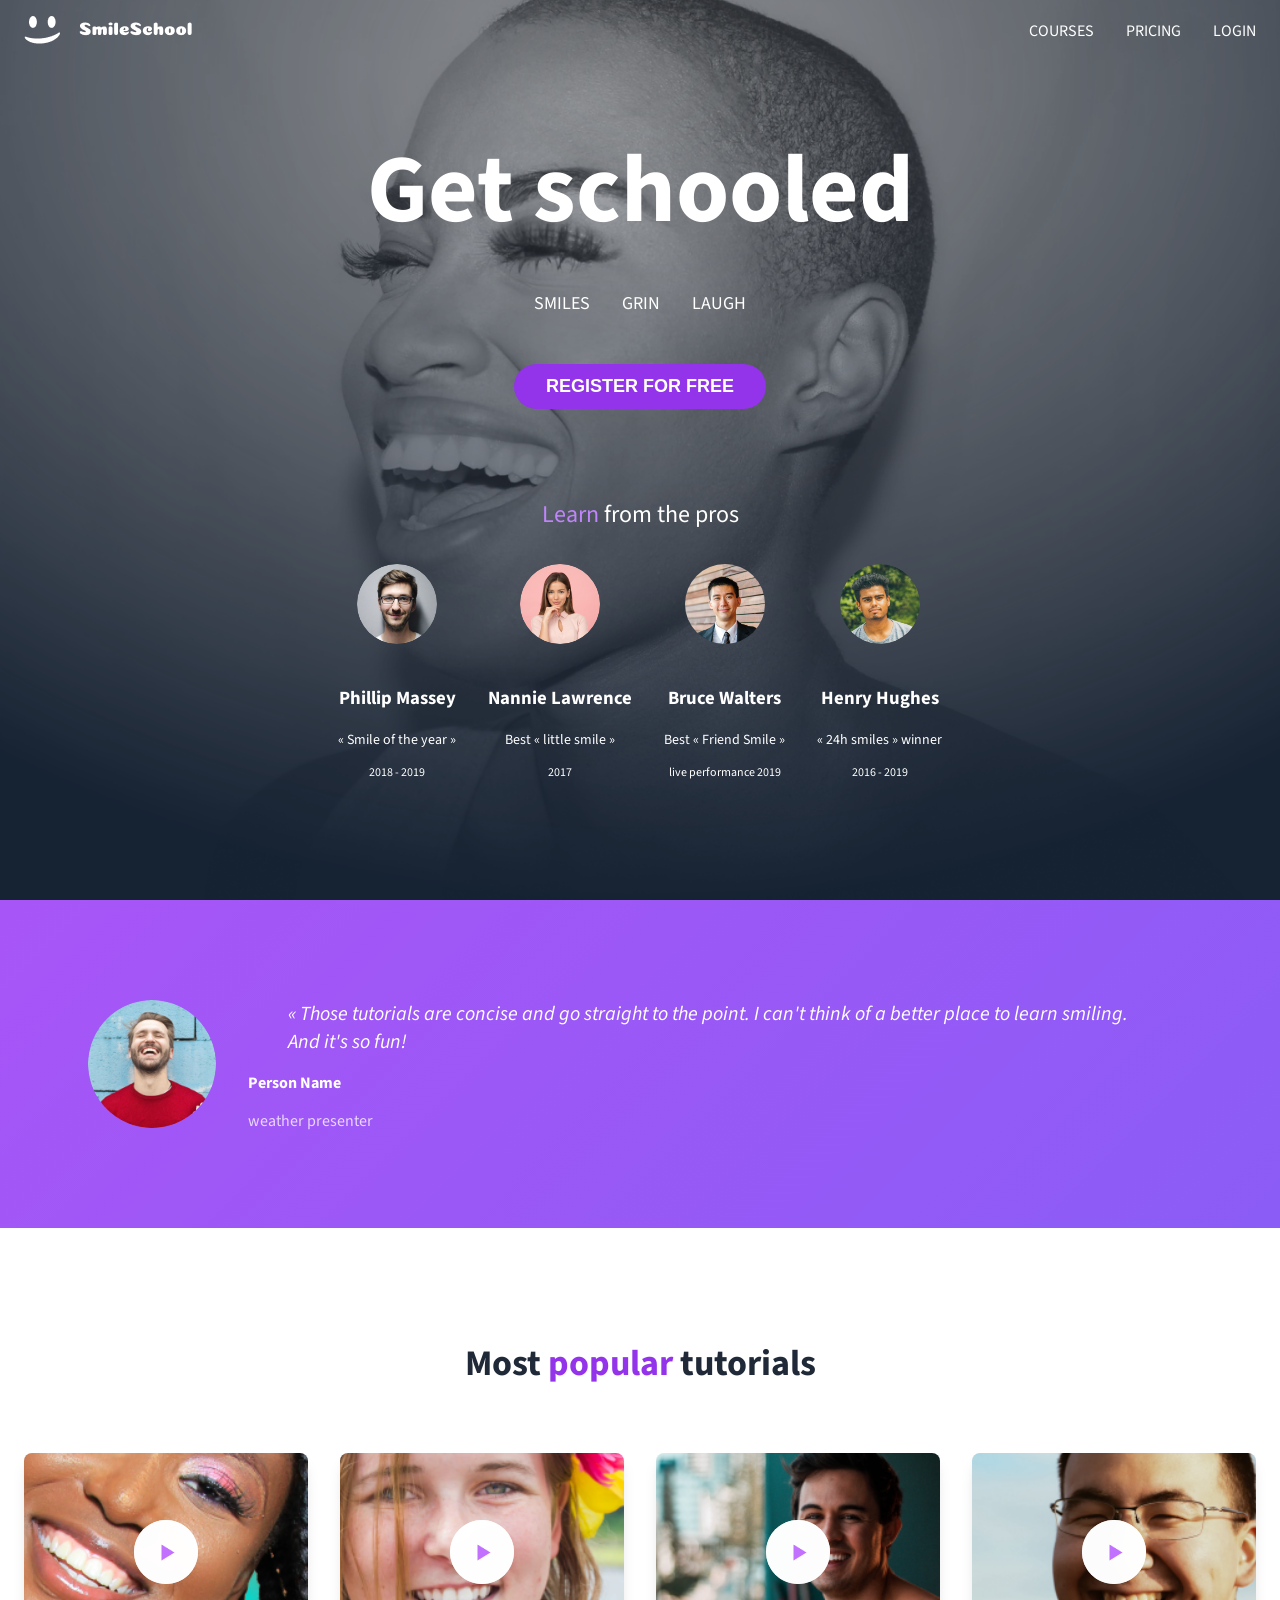
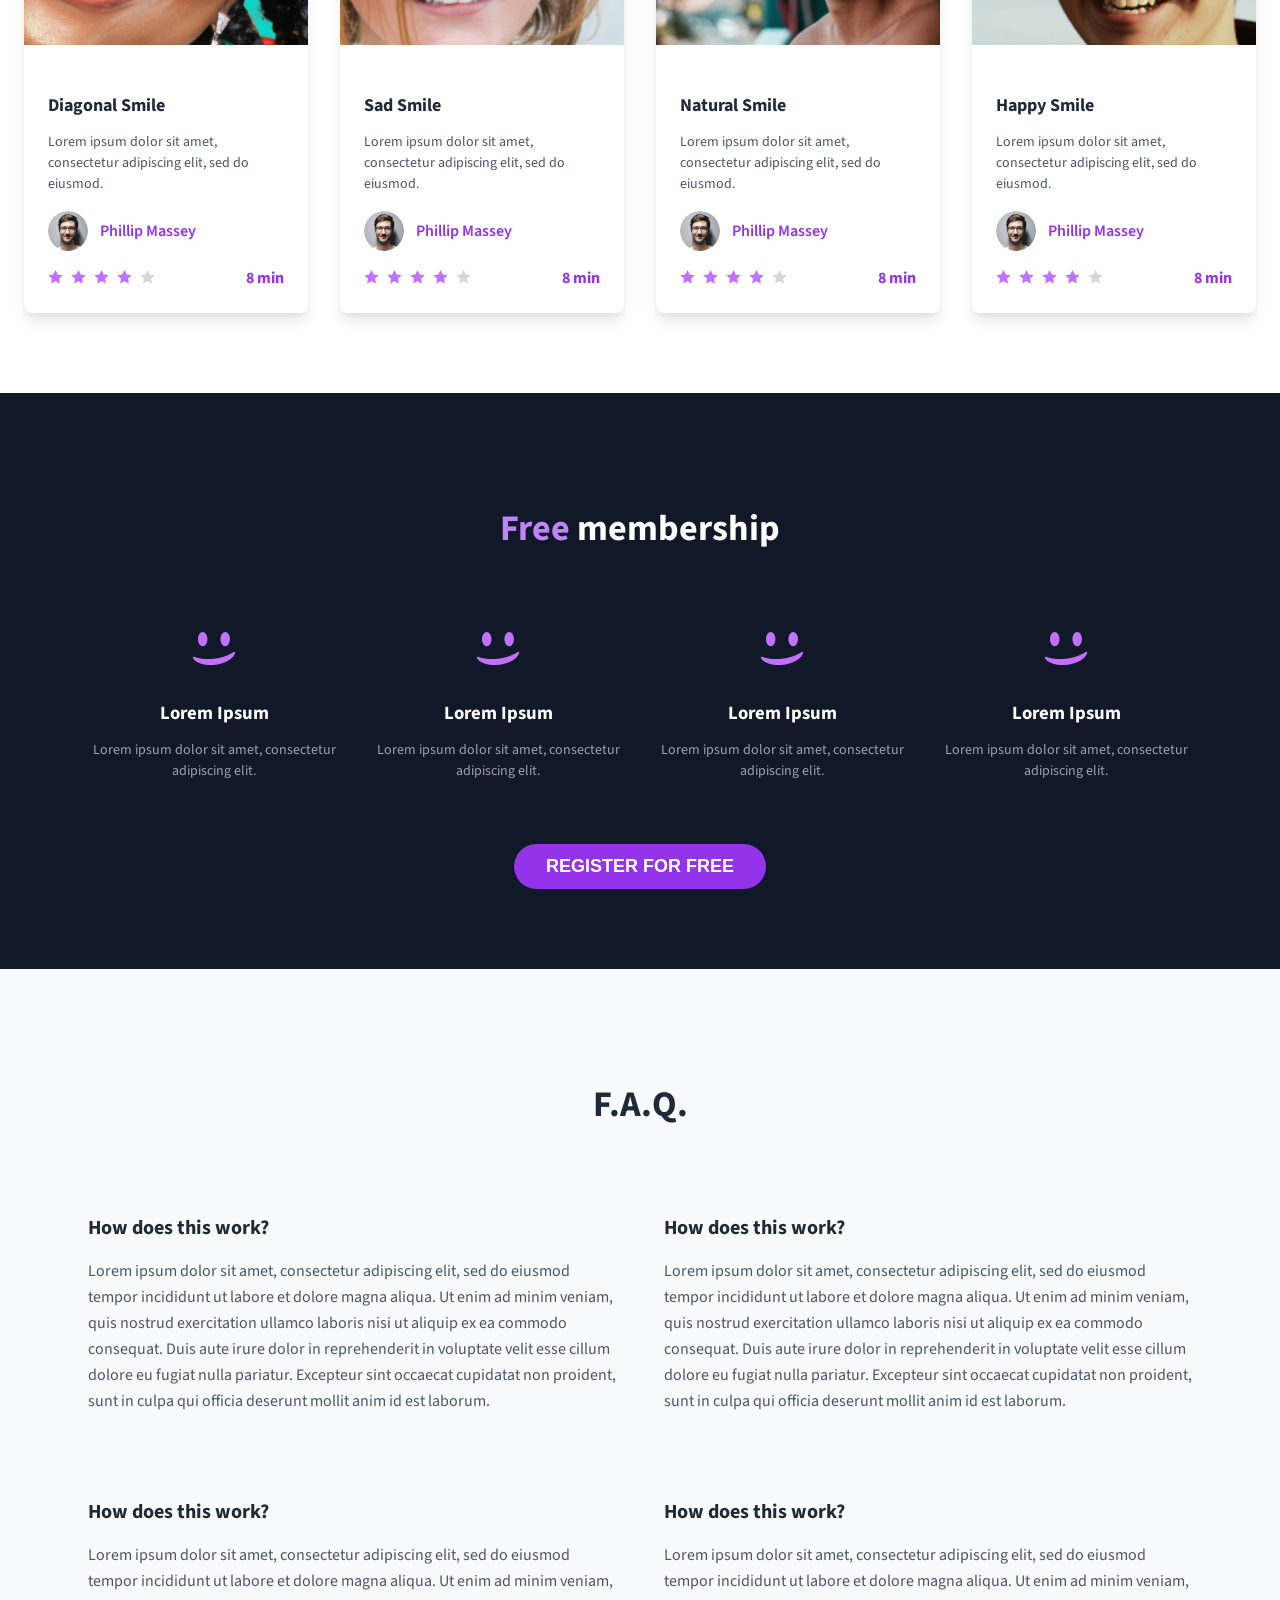
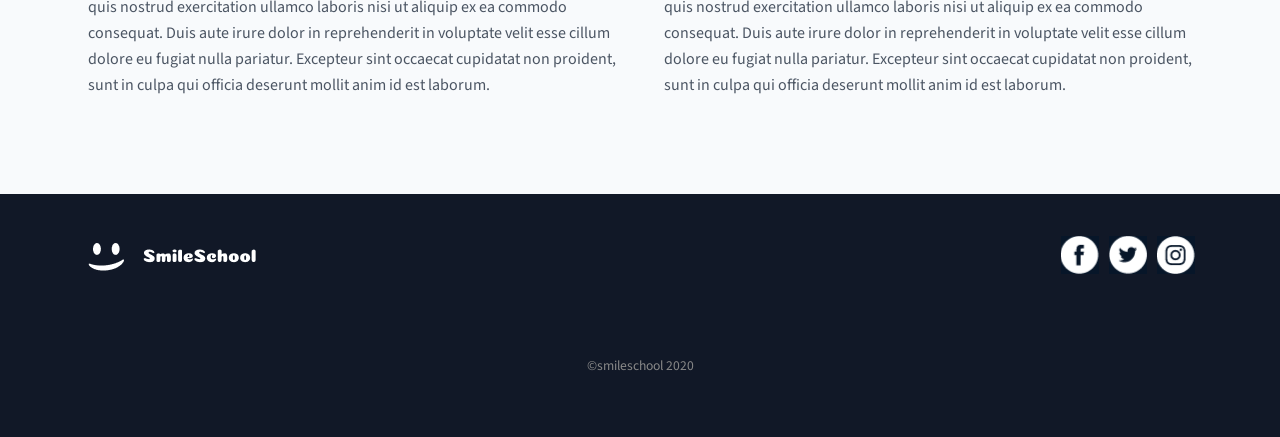
<file: css_advanced/index.html>
<!doctype html>
<html lang="en">

<head>
    <meta charset="UTF-8" />
    <link rel="icon" type="image/svg+xml" href="/vite.svg" />
    <meta name="viewport" content="width=device-width, initial-scale=1.0" />
    <title>SmileSchool - Get Schooled</title>
    <link rel="stylesheet" href="styles.css">
    <link href="https://fonts.googleapis.com/css2?family=Source+Sans+Pro:wght@400;600;700&display=swap"
        rel="stylesheet">
</head>

<body>
    <div id="root">
        <header class="site-header">
            <nav class="main-nav">
                <div class="logo-container">

                    <img src="images/logo.png" alt=""></span>


                </div>
                <div class="nav-links">
                    <a href="#" class="nav-link">COURSES</a>
                    <a href="#" class="nav-link">PRICING</a>
                    <a href="#" class="nav-link">LOGIN</a>
                </div>
            </nav>
        </header>

        <main>
            <section class="hero-section">
                <img class="hero-background-image" alt="Smiling woman with natural hair" src="images/Object.png" />
                <div class="hero-gradient-overlay"></div>

                <div class="hero-content">
                    <h1 class="hero-title">Get schooled</h1>
                    <div class="hero-subtitles">
                        <span>SMILES</span>
                        <span>GRIN</span>
                        <span>LAUGH</span>
                    </div>
                    <button class="hero-cta-button">
                        REGISTER FOR FREE
                    </button>

                    <div class="hero-pros-section">
                        <p class="pros-title"><span>Learn</span> from the pros</p>
                        <div class="pros-grid">
                            <div class="instructor-card">
                                <img class="instructor-image" alt="Phillip Massey instructor" src="images/1.png" />
                                <h3 class="instructor-name">Phillip Massey</h3>
                                <p class="instructor-award">« Smile of the year »</p>
                                <p class="instructor-year">2018 - 2019</p>
                            </div>

                            <div class="instructor-card">
                                <img class="instructor-image" alt="Nannie Lawrence instructor" src="images/3.png" />
                                <h3 class="instructor-name">Nannie Lawrence</h3>
                                <p class="instructor-award">Best « little smile »</p>
                                <p class="instructor-year">2017</p>
                            </div>

                            <div class="instructor-card">
                                <img class="instructor-image" alt="Bruce Walters instructor" src="images/2.png" />
                                <h3 class="instructor-name">Bruce Walters</h3>
                                <p class="instructor-award">Best « Friend Smile »</p>
                                <p class="instructor-year">live performance 2019</p>
                            </div>

                            <div class="instructor-card">
                                <img class="instructor-image" alt="Henry Hughes instructor" src="images/4.png" />
                                <h3 class="instructor-name">Henry Hughes</h3>
                                <p class="instructor-award">« 24h smiles » winner</p>
                                <p class="instructor-year">2016 - 2019</p>
                            </div>
                        </div>
                    </div>
                </div>
            </section>

            <section class="testimonial-section">
                <div class="testimonial-content">
                    <img class="testimonial-image" alt="Person giving testimonial" src="images/5.png" />
                    <div class="testimonial-text-block">
                        <blockquote class="testimonial-quote">
                            « Those tutorials are concise and go straight to the point. I can't think of a better
                            place to learn smiling. And it's so fun!
                        </blockquote>
                        <div>
                            <p class="testimonial-name">Person Name</p>
                            <p class="testimonial-title">weather presenter</p>
                        </div>
                    </div>
                </div>
            </section>

            <section class="popular-tutorials-section">
                <h2 class="section-title">
                    Most <span class="highlight-purple">popular</span> tutorials
                </h2>

                <div class="tutorials-grid">
                    <div class="tutorial-card">
                        <div class="tutorial-image-container">
                            <img class="tutorial-image" alt="Diagonal smile tutorial" src="images/9.png" />
                            <button class="play-button">
                                <img src="images/play.png" alt="">
                            </button>
                        </div>
                        <div class="tutorial-info">
                            <h3 class="tutorial-title">Diagonal Smile</h3>
                            <p class="tutorial-description">Lorem ipsum dolor sit amet, consectetur adipiscing elit, sed
                                do eiusmod.</p>
                            <div class="tutorial-author-info">
                                <img class="author-avatar" alt="Phillip Massey" src="images/1.png" />
                                <span class="author-name">Phillip Massey</span>
                            </div>
                            <div class="tutorial-meta">
                                <div class="star-rating">
                                    <img src="images/rating.png" alt="star_rating">
                                </div>
                                <span class="tutorial-duration">8 min</span>
                            </div>
                        </div>
                    </div>

                    <div class="tutorial-card">
                        <div class="tutorial-image-container">
                            <img class="tutorial-image" alt="Sad smile tutorial" src="images/7.png" />
                            <button class="play-button">
                                <img src="images/play.png" alt="">
                            </button>
                        </div>
                        <div class="tutorial-info">
                            <h3 class="tutorial-title">Sad Smile</h3>
                            <p class="tutorial-description">Lorem ipsum dolor sit amet, consectetur adipiscing elit, sed
                                do eiusmod.</p>
                            <div class="tutorial-author-info">
                                <img class="author-avatar" alt="Phillip Massey" src="images/1.png" />
                                <span class="author-name">Phillip Massey</span>
                            </div>
                            <div class="tutorial-meta">
                                <div class="star-rating">
                                    <img src="images/rating.png" alt="star_rating">
                                </div>
                                <span class="tutorial-duration">8 min</span>
                            </div>
                        </div>
                    </div>

                    <div class="tutorial-card">
                        <div class="tutorial-image-container">
                            <img class="tutorial-image" alt="Natural smile tutorial" src="images/8.png" />
                            <button class="play-button">
                                <img src="images/play.png" alt=""></button>
                        </div>
                        <div class="tutorial-info">
                            <h3 class="tutorial-title">Natural Smile</h3>
                            <p class="tutorial-description">Lorem ipsum dolor sit amet, consectetur adipiscing elit, sed
                                do eiusmod.</p>
                            <div class="tutorial-author-info">
                                <img class="author-avatar" alt="Phillip Massey" src="images/1.png" />
                                <span class="author-name">Phillip Massey</span>
                            </div>
                            <div class="tutorial-meta">
                                <div class="star-rating">
                                    <img src="images/rating.png" alt="star_rating">
                                </div>
                                <span class="tutorial-duration">8 min</span>
                            </div>
                        </div>
                    </div>

                    <div class="tutorial-card">
                        <div class="tutorial-image-container">
                            <img class="tutorial-image" alt="Happy smile tutorial" src="images/6.png" />
                            <button class="play-button">
                                <img src="images/play.png" alt=""> </button>
                        </div>
                        <div class="tutorial-info">
                            <h3 class="tutorial-title">Happy Smile</h3>
                            <p class="tutorial-description">Lorem ipsum dolor sit amet, consectetur adipiscing elit, sed
                                do eiusmod.</p>
                            <div class="tutorial-author-info">
                                <img class="author-avatar" alt="Phillip Massey" src="images/1.png" />
                                <span class="author-name">Phillip Massey</span>
                            </div>
                            <div class="tutorial-meta">
                                <div class="star-rating">
                                    <img src="images/rating.png" alt="star_rating">
                                </div>
                                <span class="tutorial-duration">8 min</span>
                            </div>
                        </div>
                    </div>
                </div>
            </section>

            <section class="free-membership-section">
                <div class="membership-content">
                    <h2 class="section-title"><span class="highlight-purple-dark">Free</span> membership</h2>

                    <div class="features-grid">
                        <div class="feature-item">
                            <div class="feature-icon-wrapper">
                                <img src="images/smile.png" alt="smile icon">
                            </div>
                            <h3 class="feature-title">Lorem Ipsum</h3>
                            <p class="feature-description">Lorem ipsum dolor sit amet, consectetur adipiscing elit.</p>
                        </div>

                        <div class="feature-item">
                            <div class="feature-icon-wrapper">
                                <img src="images/smile.png" alt="smile icon">
                            </div>
                            <h3 class="feature-title">Lorem Ipsum</h3>
                            <p class="feature-description">Lorem ipsum dolor sit amet, consectetur adipiscing elit.</p>
                        </div>

                        <div class="feature-item">
                            <div class="feature-icon-wrapper">
                                <img src="images/smile.png" alt="smile icon">
                            </div>
                            <h3 class="feature-title">Lorem Ipsum</h3>
                            <p class="feature-description">Lorem ipsum dolor sit amet, consectetur adipiscing elit.</p>
                        </div>

                        <div class="feature-item">
                            <div class="feature-icon-wrapper">
                                <img src="images/smile.png" alt="smile icon">
                            </div>
                            <h3 class="feature-title">Lorem Ipsum</h3>
                            <p class="feature-description">Lorem ipsum dolor sit amet, consectetur adipiscing elit.</p>
                        </div>
                    </div>

                    <button class="membership-cta-button">
                        REGISTER FOR FREE
                    </button>
                </div>
            </section>

            <section class="faq-section">
                <div class="faq-content">
                    <h2 class="section-title dark-text">F.A.Q.</h2>

                    <div class="faq-grid">
                        <div class="faq-item">
                            <h3 class="faq-question">How does this work?</h3>
                            <p class="faq-answer">
                                Lorem ipsum dolor sit amet, consectetur adipiscing elit, sed do eiusmod tempor
                                incididunt ut labore et dolore magna aliqua. Ut enim ad minim veniam, quis nostrud
                                exercitation ullamco laboris nisi ut aliquip ex ea commodo consequat. Duis aute irure
                                dolor in reprehenderit in voluptate velit esse cillum dolore eu fugiat nulla pariatur.
                                Excepteur sint occaecat cupidatat non proident, sunt in culpa qui officia deserunt
                                mollit anim id est laborum.
                            </p>
                        </div>

                        <div class="faq-item">
                            <h3 class="faq-question">How does this work?</h3>
                            <p class="faq-answer">
                                Lorem ipsum dolor sit amet, consectetur adipiscing elit, sed do eiusmod tempor
                                incididunt ut labore et dolore magna aliqua. Ut enim ad minim veniam, quis nostrud
                                exercitation ullamco laboris nisi ut aliquip ex ea commodo consequat. Duis aute irure
                                dolor in reprehenderit in voluptate velit esse cillum dolore eu fugiat nulla pariatur.
                                Excepteur sint occaecat cupidatat non proident, sunt in culpa qui officia deserunt
                                mollit anim id est laborum.
                            </p>
                        </div>

                        <div class="faq-item">
                            <h3 class="faq-question">How does this work?</h3>
                            <p class="faq-answer">
                                Lorem ipsum dolor sit amet, consectetur adipiscing elit, sed do eiusmod tempor
                                incididunt ut labore et dolore magna aliqua. Ut enim ad minim veniam, quis nostrud
                                exercitation ullamco laboris nisi ut aliquip ex ea commodo consequat. Duis aute irure
                                dolor in reprehenderit in voluptate velit esse cillum dolore eu fugiat nulla pariatur.
                                Excepteur sint occaecat cupidatat non proident, sunt in culpa qui officia deserunt
                                mollit anim id est laborum.
                            </p>
                        </div>

                        <div class="faq-item">
                            <h3 class="faq-question">How does this work?</h3>
                            <p class="faq-answer">
                                Lorem ipsum dolor sit amet, consectetur adipiscing elit, sed do eiusmod tempor
                                incididunt ut labore et dolore magna aliqua. Ut enim ad minim veniam, quis nostrud
                                exercitation ullamco laboris nisi ut aliquip ex ea commodo consequat. Duis aute irure
                                dolor in reprehenderit in voluptate velit esse cillum dolore eu fugiat nulla pariatur.
                                Excepteur sint occaecat cupidatat non proident, sunt in culpa qui officia deserunt
                                mollit anim id est laborum.
                            </p>
                        </div>
                    </div>
                </div>
            </section>
        </main>

        <footer class="site-footer-bottom">
            <div class="footer-content">
                <img src="images/logo.png" alt="">

                <div class="social-icons">
                    <div class="social-icon-wrapper">
                        <span class="social-icon-char"><img src="images/face.png" alt=""></span>
                    </div>
                    <div class="social-icon-wrapper">
                        <span class="social-icon-char"><img src="images/twiter.png" alt=""></span>
                    </div>
                    <div class="social-icon-wrapper">
                        <span class="social-icon-char"><img src="images/insta.png" alt=""></span>
                    </div>
                </div>


            </div>
            <br>
            <br>
            <br>

            <p class="footer-copy">©smileschool 2020</p>
        </footer>
    </div>
</body>

</html>
</file>
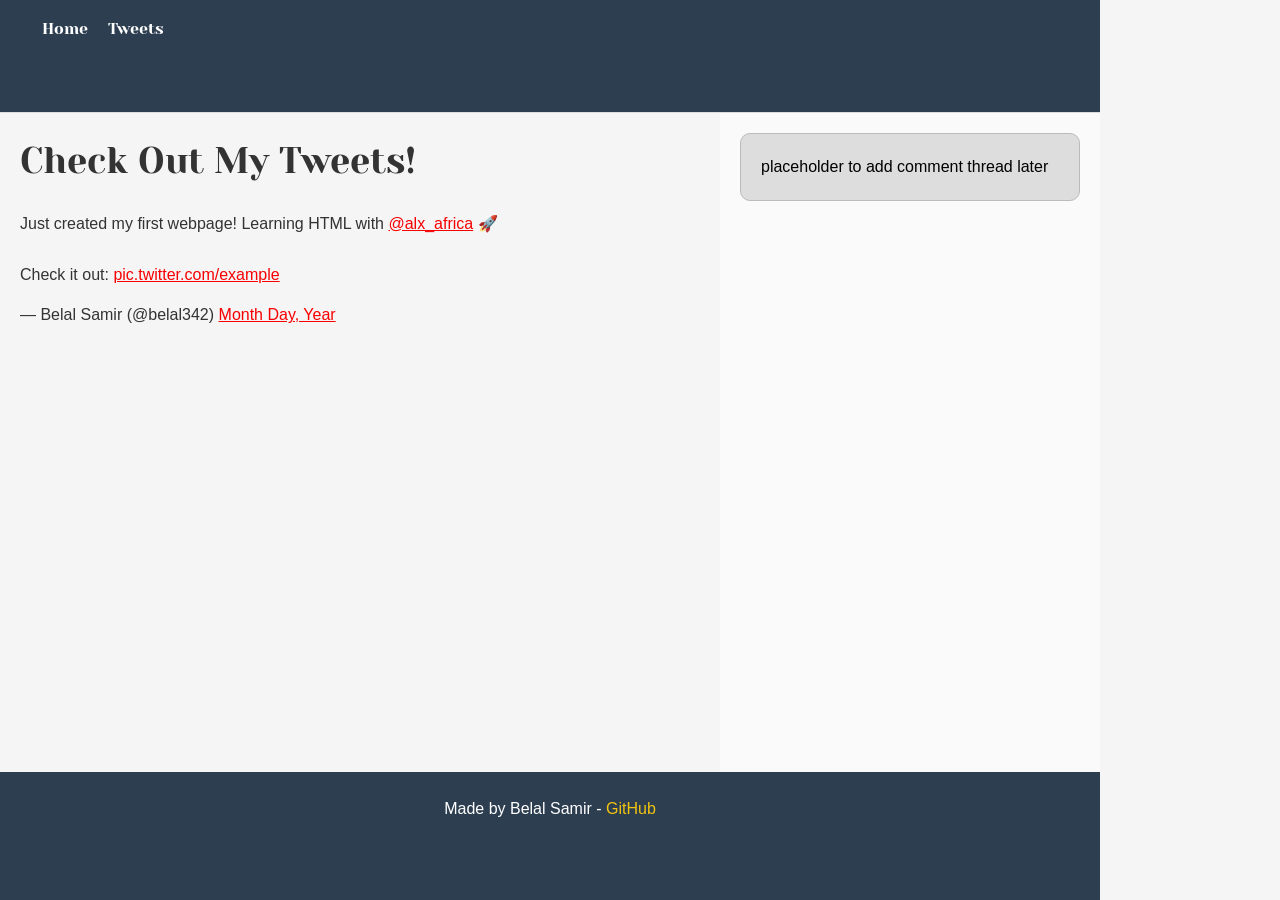
<file: css_basic/tweets.html>
<!DOCTYPE html>
<html lang="en">
<head>
    <meta charset="UTF-8">
    <meta name="viewport" content="width=device-width, initial-scale=1.0">
    <title>Belal Samir's Tweets</title>
    <link href="base.css" rel="stylesheet">
    <link href="styles.css" rel="stylesheet">
</head>

<body>
    <header>
        <ul>
            <li><a href="index.html">Home</a></li>
            <li><a href="tweets.html">Tweets</a></li>
        </ul>
    </header>

    <main>
        <article>
            <h1>Check Out My Tweets!</h1>
            <blockquote class="twitter-tweet">
                <p lang="en" dir="ltr">Just created my first webpage! Learning HTML with <a
                        href="https://twitter.com/alx_africa?ref_src=twsrc%5Etfw">@alx_africa</a> 🚀<br><br>Check it
                    out: <a href="https://t.co/example">pic.twitter.com/example</a></p>
                &mdash; Belal Samir (@belal342) <a
                    href="https://twitter.com/belal342/status/123456789?ref_src=twsrc%5Etfw">Month Day, Year</a>
            </blockquote>
            <script async src="https://platform.twitter.com/widgets.js" charset="utf-8"></script>
        </article>

        <aside>
            <p>placeholder to add comment thread later</p>
        </aside>
    </main>

    <footer>
        <p>Made by Belal Samir - <a href="https://github.com/belal342" target="_blank">GitHub</a></p>
    </footer>
</body>
</html>
</file>
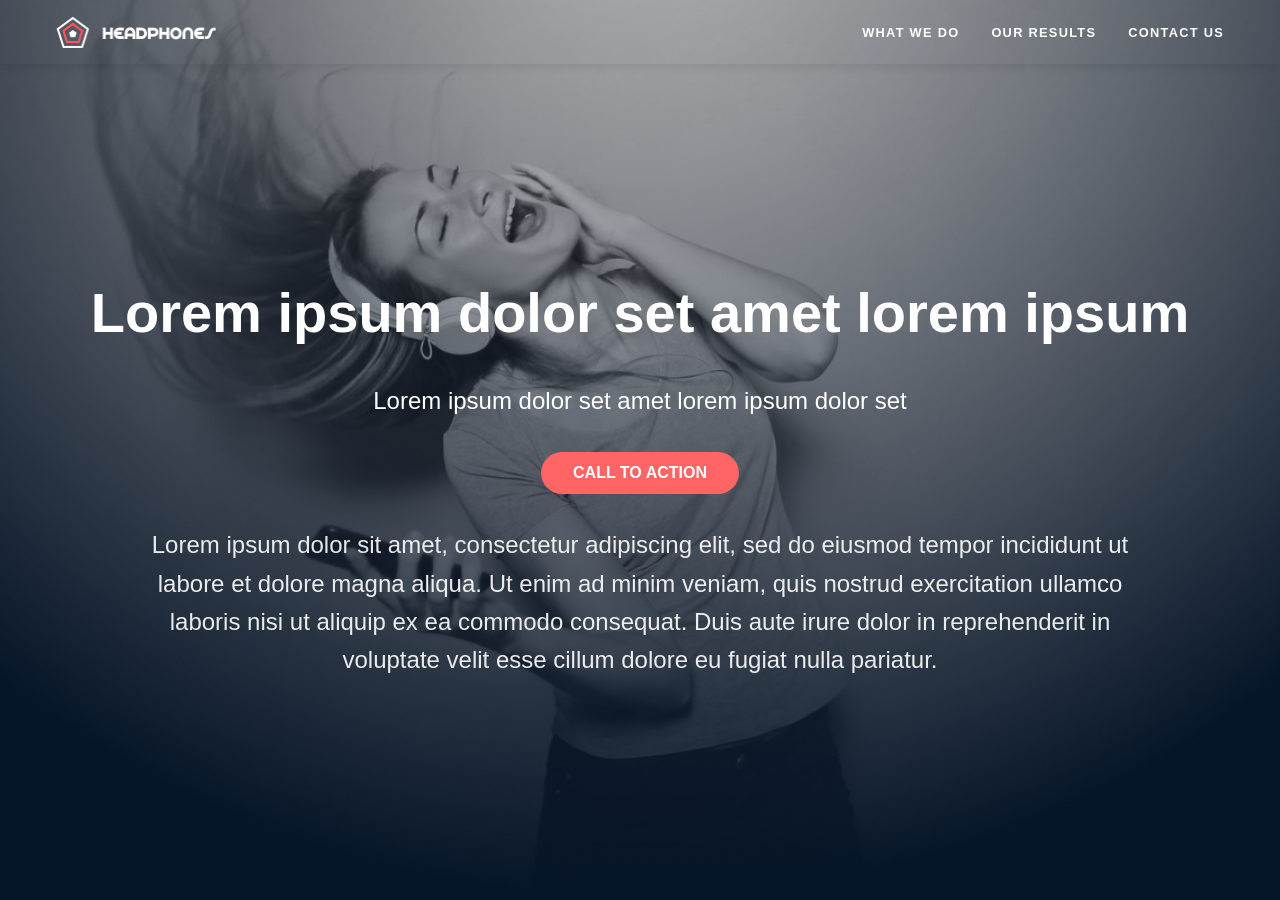
<file: headphones/0-index.html>
<!DOCTYPE html>
<html lang="en">
<head>
    <meta charset="UTF-8">
    <meta name="viewport" content="width=device-width, initial-scale=1.0">
    <title>Headphones</title>
    <link rel="icon" type="image/x-icon" href="images/favicon.ico">
    <link rel="stylesheet" href="0-styles.css">
</head>
<body>
    <!-- Header Section -->
    <header class="header">
        <div class="container">
            <div class="header-container">
                <input type="checkbox" id="menu-toggle" class="menu-toggle">
                <label for="menu-toggle" class="hamburger-menu">
                    <span class="line"></span>
                    <span class="line"></span>
                    <span class="line"></span>
                </label>
                <div class="logo">
                    <a href="#">
                        <img src="images/logo_headphones.png" alt="Headphones Logo" width="160">
                    </a>
                </div>
                <nav class="navbar">
                    <ul class="nav-list">
                        <li class="nav-item"><a href="#what-we-do">what we do</a></li>
                        <li class="nav-item"><a href="#results">our results</a></li>
                        <li class="nav-item"><a href="#contact">contact us</a></li>
                    </ul>
                </nav>
            </div>
        </div>
    </header>

    <!-- Hero Section -->
    <section class="hero">
        <div class="container">
            <div class="hero-content">
                <h1>Lorem ipsum dolor set amet lorem ipsum</h1>
                <p>Lorem ipsum dolor set amet lorem ipsum dolor set</p>
                <button class="cta-button">CALL TO ACTION</button>
                <p class="hero-description">Lorem ipsum dolor sit amet, consectetur adipiscing elit, sed do eiusmod tempor incididunt ut labore et dolore magna aliqua. Ut enim ad
                    minim veniam, quis nostrud exercitation ullamco laboris nisi ut aliquip ex ea commodo consequat. Duis aute irure dolor in reprehenderit in voluptate velit esse cillum dolore eu fugiat nulla pariatur. </p>
                </p>
            </div>
        </div>
    </section>
</body>
</html>
</file>
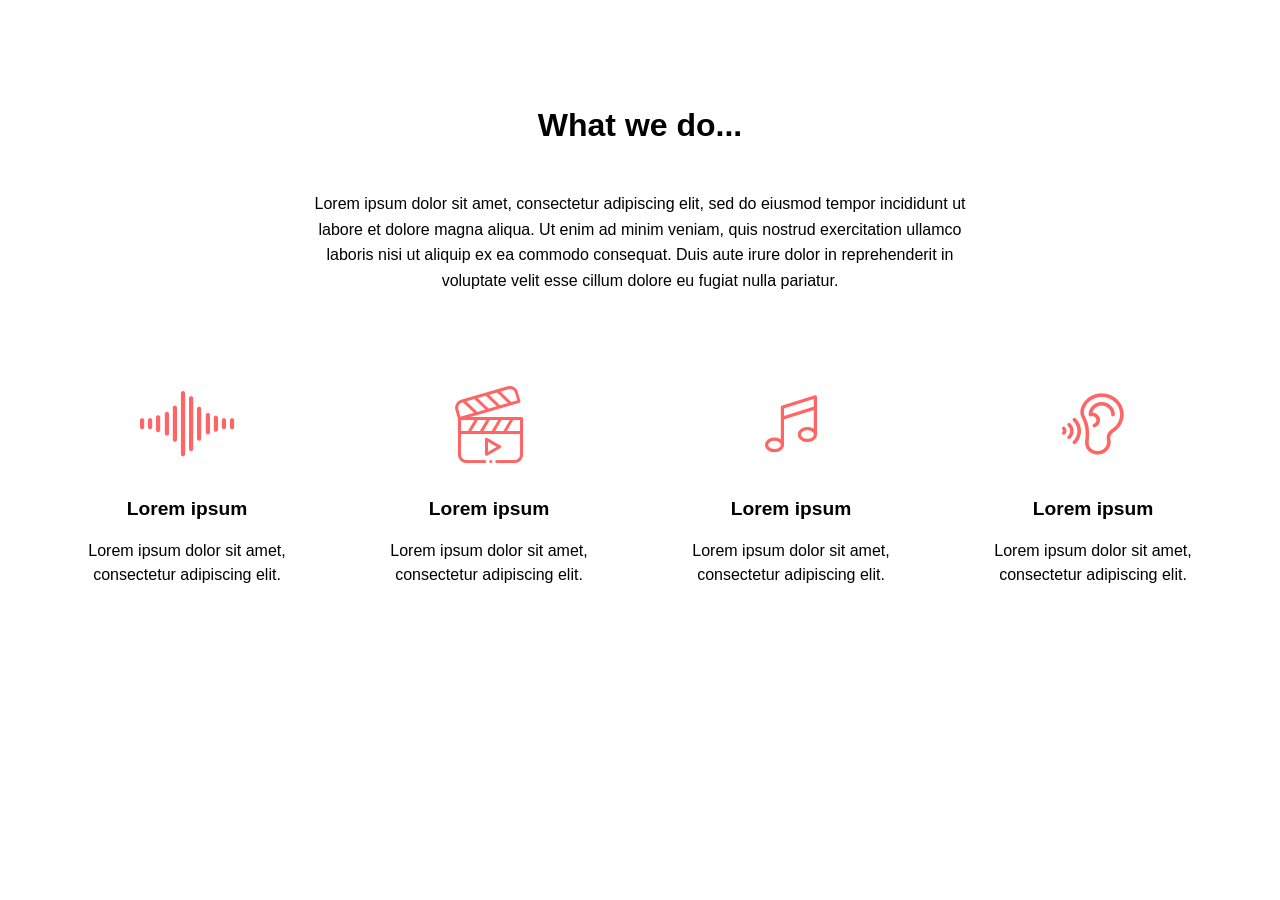
<file: headphones/1-index.html>
<!DOCTYPE html>
<html lang="en">
<head>
    <meta charset="UTF-8">
    <meta name="viewport" content="width=device-width, initial-scale=1.0">
    <title>Headphones</title>
    <link rel="icon" type="image/x-icon" href="images/favicon.ico">
    <link rel="stylesheet" href="holberton_school-icon/style.css">
    <link rel="stylesheet" href="1-styles.css">
</head>
<body>
    

    <!-- What We Do Section -->
    <section class="what-we-do">
        <div class="container">
            <h2 class="section-title">What we do...</h2>
            <p class="section-description">
                Lorem ipsum dolor sit amet, consectetur adipiscing elit, sed do eiusmod tempor incididunt ut labore et dolore magna aliqua. Ut enim ad minim veniam, quis nostrud exercitation ullamco laboris nisi ut aliquip ex ea commodo consequat. Duis aute irure dolor in reprehenderit in voluptate velit esse cillum dolore eu fugiat nulla pariatur.
            </p>
            <div class="services-grid">
                <div class="service-item">
                    <span class="holberton_school-icon-ic_sound service-icon"></span>
                    <h3 class="service-title">Lorem ipsum</h3>
                    <p class="service-description">Lorem ipsum dolor sit amet, consectetur adipiscing elit.</p>
                </div>
                <div class="service-item">
                    <span class="holberton_school-icon-ic_video service-icon"></span>
                    <h3 class="service-title">Lorem ipsum</h3>
                    <p class="service-description">Lorem ipsum dolor sit amet, consectetur adipiscing elit.</p>
                </div>
                <div class="service-item">
                    <span class="holberton_school-icon-ic_music service-icon"></span>
                    <h3 class="service-title">Lorem ipsum</h3>
                    <p class="service-description">Lorem ipsum dolor sit amet, consectetur adipiscing elit.</p>
                </div>
                <div class="service-item">
                    <span class="holberton_school-icon-ic_hearing service-icon"></span>
                    <h3 class="service-title">Lorem ipsum</h3>
                    <p class="service-description">Lorem ipsum dolor sit amet, consectetur adipiscing elit.</p>
                </div>
            </div>
        </div>
    </section>
</body>
</html>
</file>
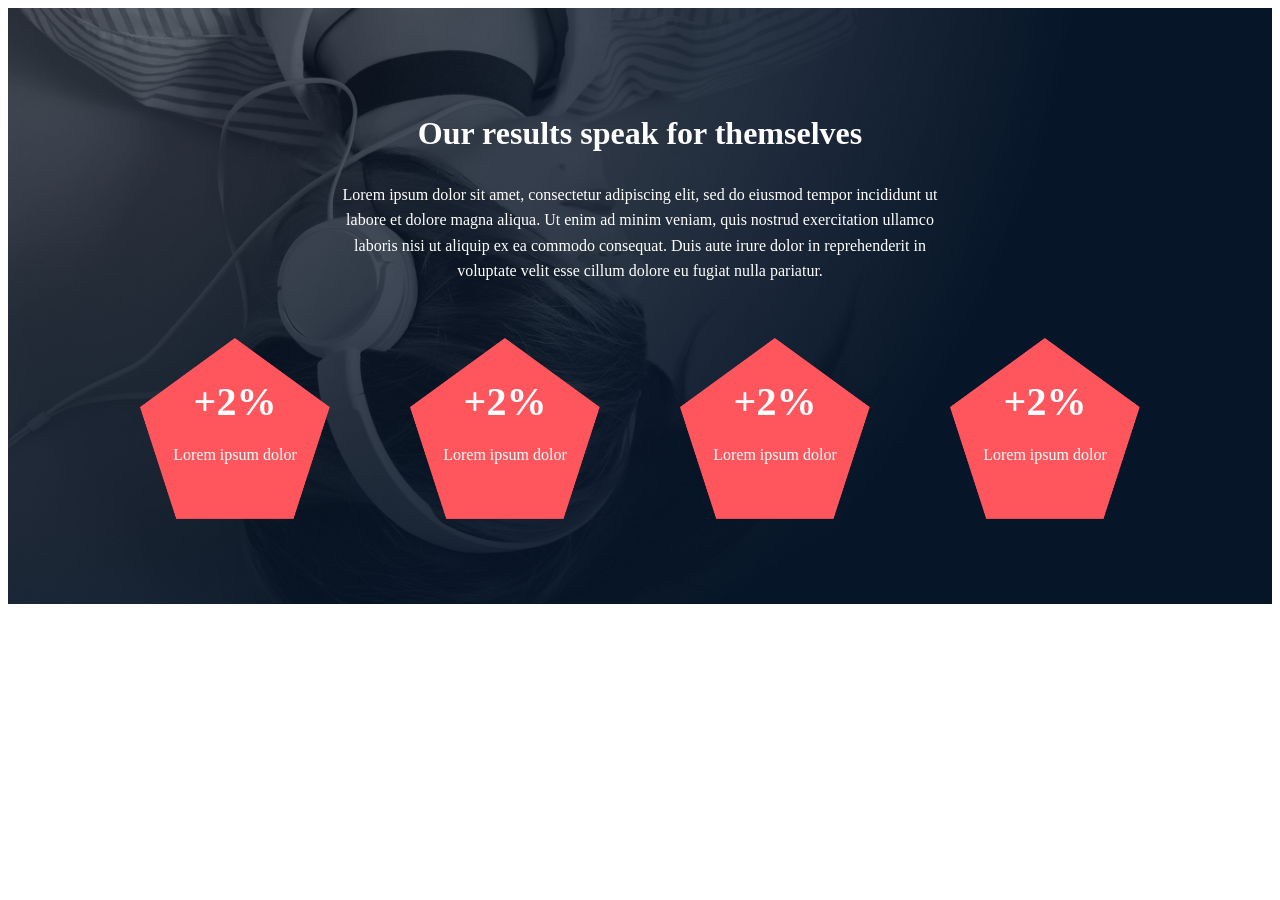
<file: headphones/2-index.html>
<!DOCTYPE html>
<html lang="en">
<head>
    <meta charset="UTF-8">
    <meta name="viewport" content="width=device-width, initial-scale=1.0">
    <title>Headphones</title>
    <link rel="icon" type="image/x-icon" href="images/favicon.ico">
    <link rel="stylesheet" href="2-styles.css">
</head>
<body>
    <!-- Our Results Section -->
    <section class="our-results">
        <div class="container">
            <h2>Our results speak for themselves</h2>
            <p class="description">
                Lorem ipsum dolor sit amet, consectetur adipiscing elit, sed do eiusmod tempor incididunt ut labore et dolore magna aliqua. Ut enim ad minim veniam, quis nostrud exercitation ullamco laboris nisi ut aliquip ex ea commodo consequat. Duis aute irure dolor in reprehenderit in voluptate velit esse cillum dolore eu fugiat nulla pariatur.
            </p>
            <div class="results">
                <div class="pentagon">
                    <div class="percent">+2%</div>
                    <p>Lorem ipsum dolor</p>
                </div>
                <div class="pentagon">
                    <div class="percent">+2%</div>
                    <p>Lorem ipsum dolor</p>
                </div>
                <div class="pentagon">
                    <div class="percent">+2%</div>
                    <p>Lorem ipsum dolor</p>
                </div>
                <div class="pentagon">
                    <div class="percent">+2%</div>
                    <p>Lorem ipsum dolor</p>
                </div>
            </div>
        </div>
    </section>
</body>
</html>
</file>
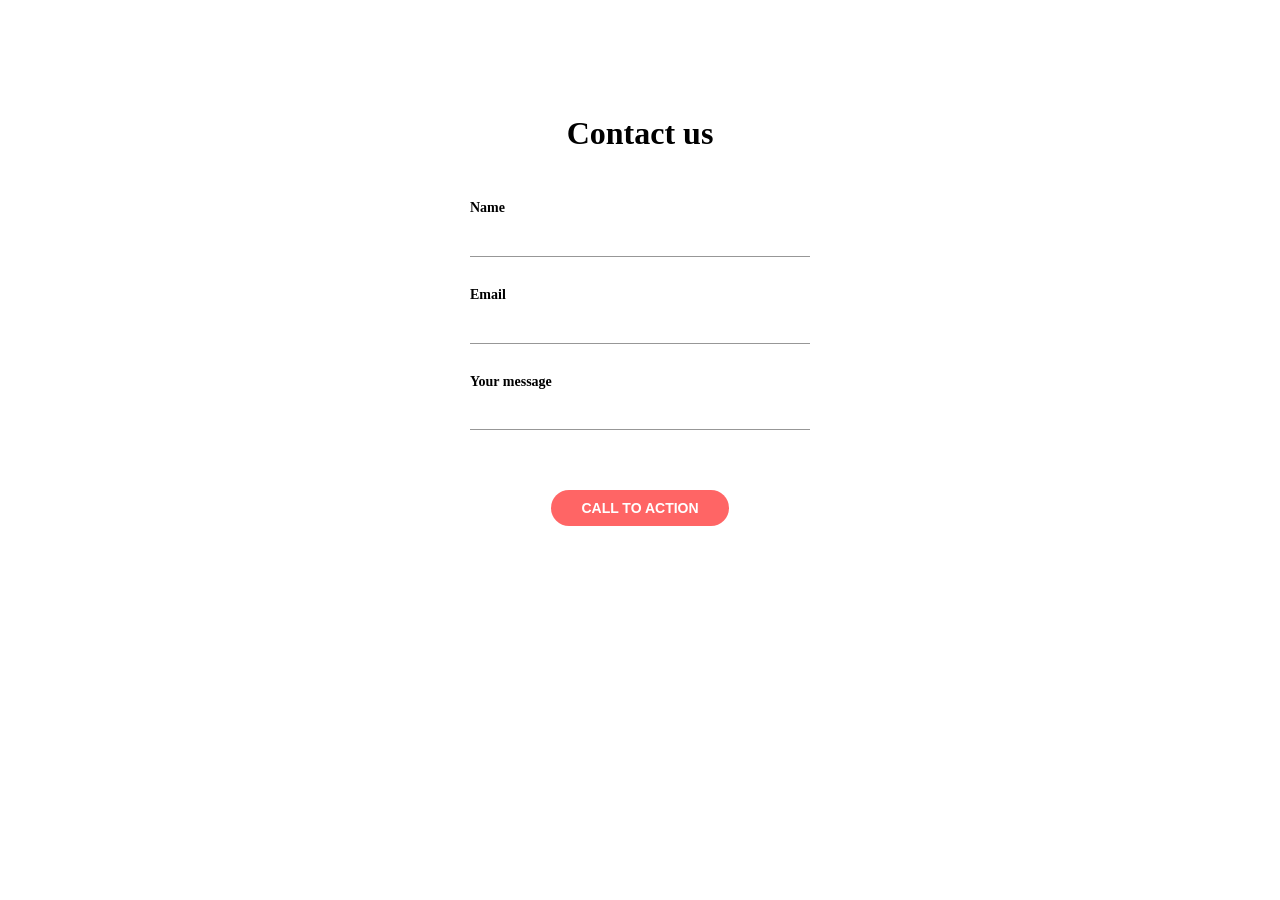
<file: headphones/3-index.html>
<!DOCTYPE html>
<html lang="en">
<head>
    <meta charset="UTF-8">
    <meta name="viewport" content="width=device-width, initial-scale=1.0">
    <title>Headphones</title>
    <link rel="icon" type="image/x-icon" href="images/favicon.ico">
    <link rel="stylesheet" href="3-styles.css">
</head>
<body>
    <!-- Contact Us Section -->
    <section class="contact-us">
        <div class="container">
            <h2>Contact us</h2>
            <form class="contact-form">
                <div class="form-group">
                    <label for="name">Name</label>
                    <input type="text" id="name" name="name">
                </div>
                <div class="form-group">
                    <label for="email">Email</label>
                    <input type="email" id="email" name="email">
                </div>
                <div class="form-group">
                    <label for="message">Your message</label>
                    <textarea id="message" name="message"></textarea>
                </div>
                <button type="submit" class="cta-button">CALL TO ACTION</button>
            </form>
        </div>
    </section>
</body>
</html>
</file>
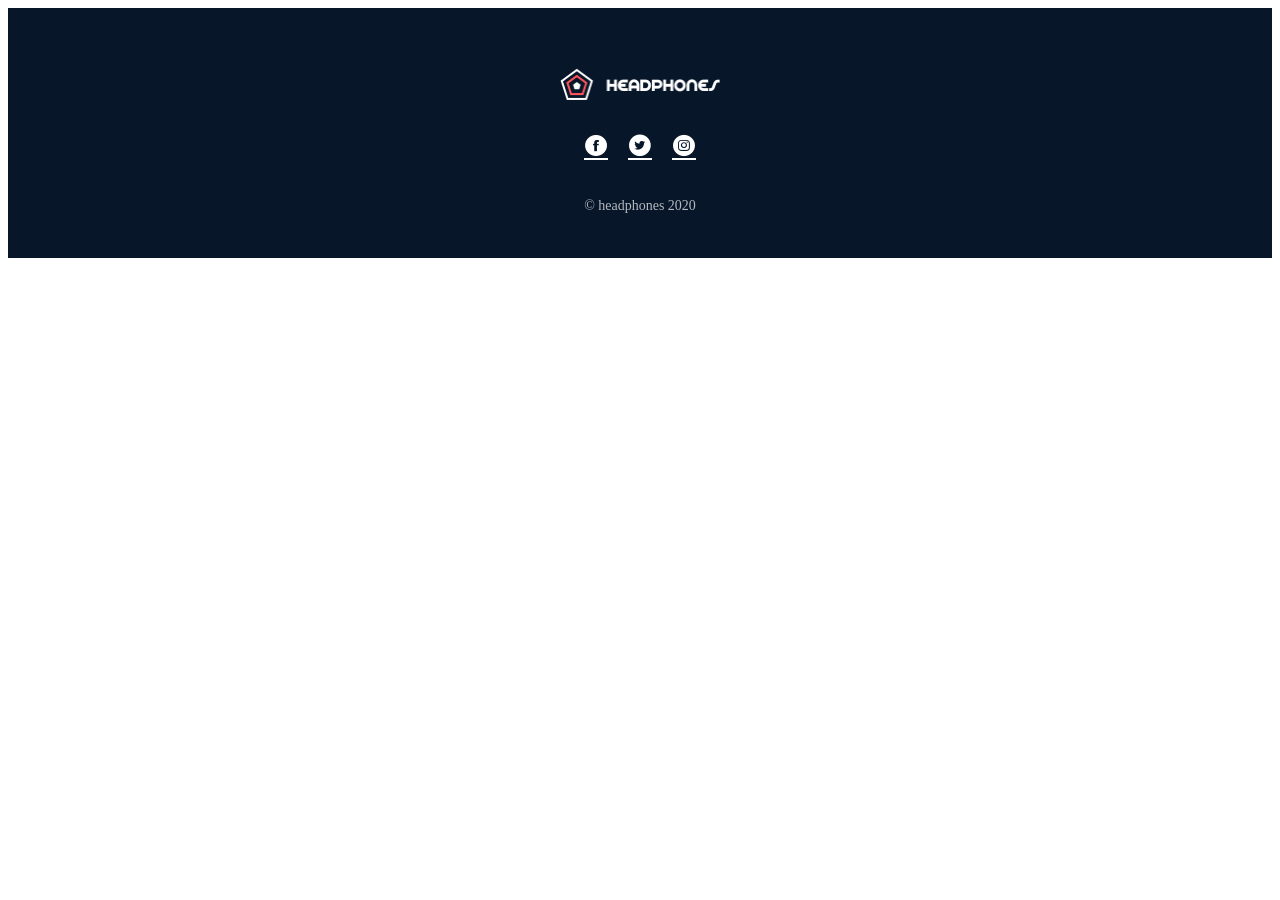
<file: headphones/4-index.html>
<!DOCTYPE html>
<html lang="en">
<head>
    <meta charset="UTF-8">
    <meta name="viewport" content="width=device-width, initial-scale=1.0">
    <title>Headphones</title>
    <link rel="icon" type="image/x-icon" href="images/favicon.ico">
    <link rel="stylesheet" href="holberton_school-icon/style.css">
    <link rel="stylesheet" href="4-styles.css">
</head>
<body>
    <!-- Footer Section -->
    <footer class="footer">
        <div class="container">
            <div class="footer-content">
                <div class="logo">
                    <img src="images/logo_headphones.png" alt="Headphones Logo">
                </div>
                <div class="social-icons">
                    <a href="#" class="holberton_school-icon-ic_facebook"></a>
                    <a href="#" class="holberton_school-icon-ic_twitter"></a>
                    <a href="#" class="holberton_school-icon-ic_instagram"></a>
                </div>
            </div>
            <div class="copyright">
                <p>© headphones 2020</p>
            </div>
        </div>
    </footer>
</body>
</html>
</file>
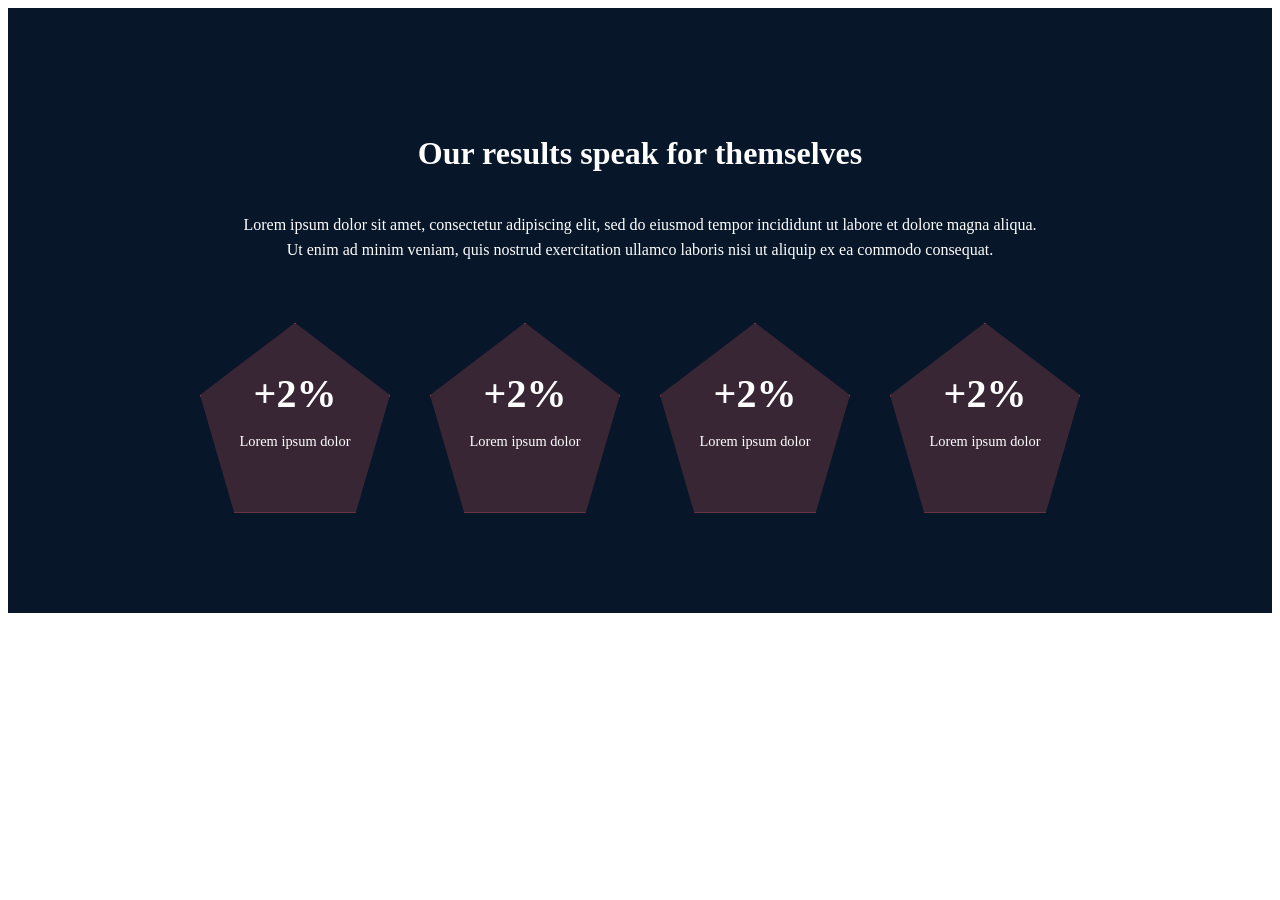
<file: headphones/6-index.html>
<!DOCTYPE html>
<html lang="en">
<head>
    <meta charset="UTF-8">
    <meta name="viewport" content="width=device-width, initial-scale=1.0">
    <title>Headphones</title>
    <link rel="stylesheet" href="6-styles.css">
</head>
<body>
    <!-- Our Results Section -->
    <section class="our-results">
        <div class="container">
            <h2>Our results speak for themselves</h2>
            <p class="description">
                Lorem ipsum dolor sit amet, consectetur adipiscing elit, sed do eiusmod tempor incididunt ut labore et dolore magna aliqua. Ut enim ad minim veniam, quis nostrud exercitation ullamco laboris nisi ut aliquip ex ea commodo consequat.
            </p>
            <div class="pentagons">
                <div class="pentagon">
                    <div class="content">
                        <span class="percent">+2%</span>
                        <p class="text">Lorem ipsum dolor</p>
                    </div>
                </div>
                <div class="pentagon">
                    <div class="content">
                        <span class="percent">+2%</span>
                        <p class="text">Lorem ipsum dolor</p>
                    </div>
                </div>
                <div class="pentagon">
                    <div class="content">
                        <span class="percent">+2%</span>
                        <p class="text">Lorem ipsum dolor</p>
                    </div>
                </div>
                <div class="pentagon">
                    <div class="content">
                        <span class="percent">+2%</span>
                        <p class="text">Lorem ipsum dolor</p>
                    </div>
                </div>
            </div>
        </div>
    </section>
</body>
</html>
</file>
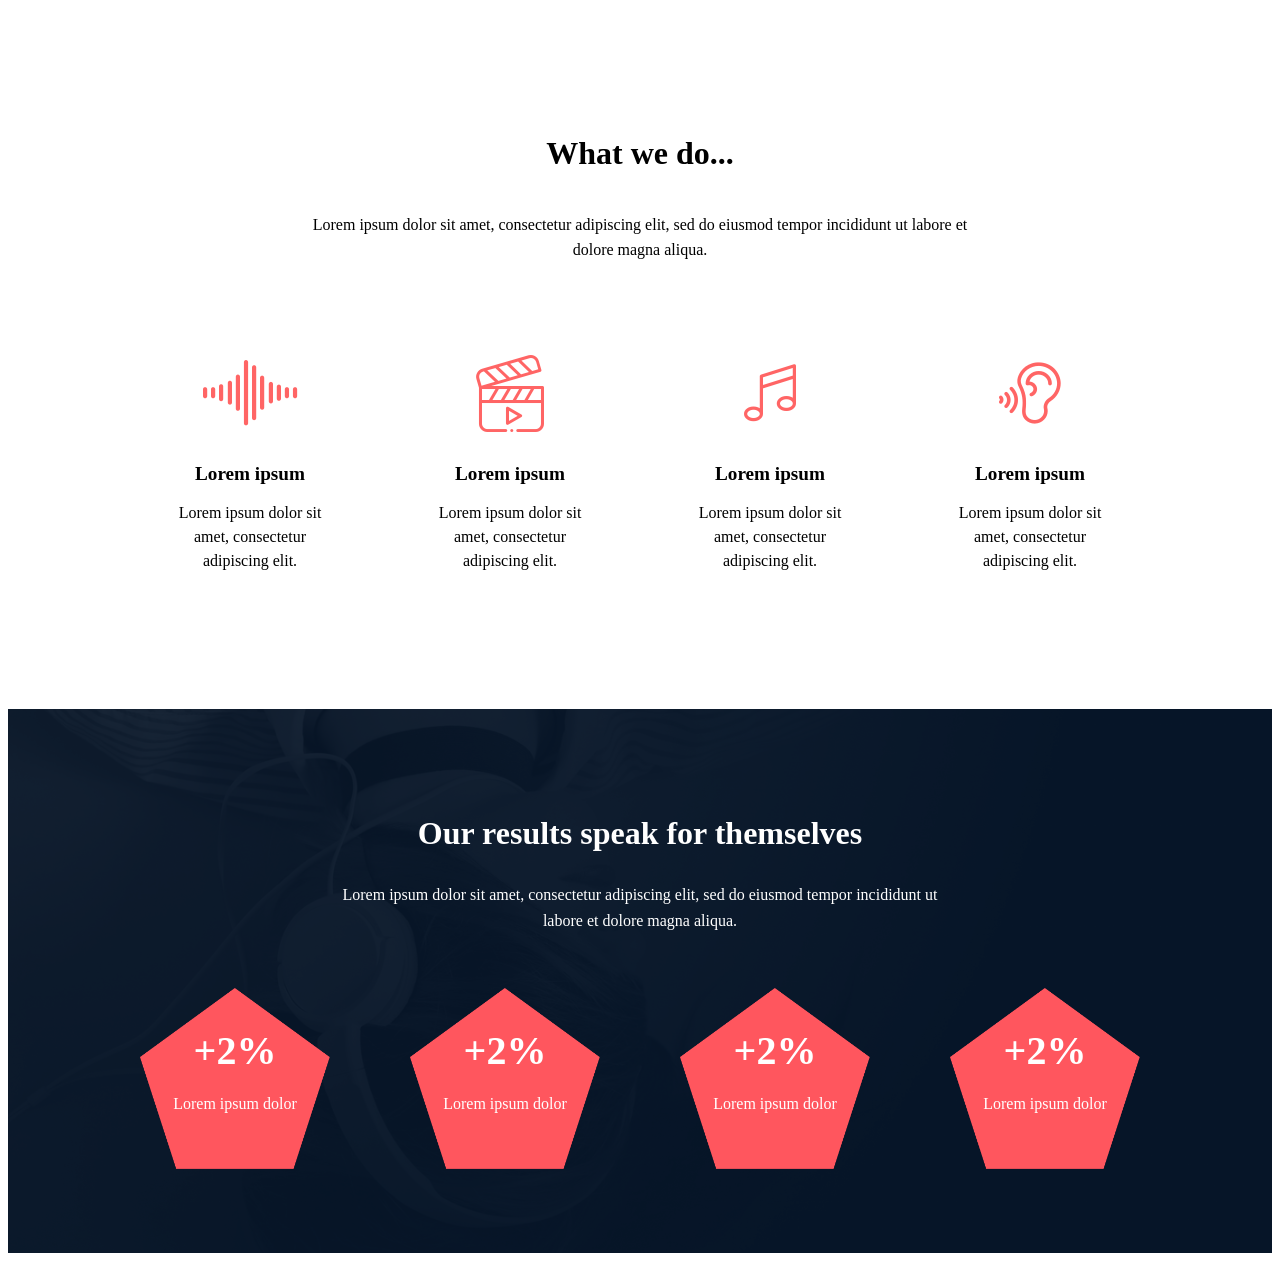
<file: headphones/7-index.html>
<!DOCTYPE html>
<html lang="en">
<head>
    <meta charset="UTF-8">
    <meta name="viewport" content="width=device-width, initial-scale=1.0">
    <title>Headphones</title>
    <link rel="icon" type="image/x-icon" href="images/favicon.ico">
    <link rel="stylesheet" href="holberton_school-icon/style.css">
    <link rel="stylesheet" href="7-styles.css">
</head>
<body>
    <!-- What We Do Section -->
    <section class="what-we-do">
        <div class="container">
            <h2 class="section-title">What we do...</h2>
            <p class="section-description">
                Lorem ipsum dolor sit amet, consectetur adipiscing elit, sed do eiusmod tempor incididunt ut labore et dolore magna aliqua.
            </p>
            <div class="services-grid">
                <div class="service-item">
                    <span class="holberton_school-icon-ic_sound service-icon"></span>
                    <h3 class="service-title">Lorem ipsum</h3>
                    <p class="service-description">Lorem ipsum dolor sit amet, consectetur adipiscing elit.</p>
                </div>
                <div class="service-item">
                    <span class="holberton_school-icon-ic_video service-icon"></span>
                    <h3 class="service-title">Lorem ipsum</h3>
                    <p class="service-description">Lorem ipsum dolor sit amet, consectetur adipiscing elit.</p>
                </div>
                <div class="service-item">
                    <span class="holberton_school-icon-ic_music service-icon"></span>
                    <h3 class="service-title">Lorem ipsum</h3>
                    <p class="service-description">Lorem ipsum dolor sit amet, consectetur adipiscing elit.</p>
                </div>
                <div class="service-item">
                    <span class="holberton_school-icon-ic_hearing service-icon"></span>
                    <h3 class="service-title">Lorem ipsum</h3>
                    <p class="service-description">Lorem ipsum dolor sit amet, consectetur adipiscing elit.</p>
                </div>
            </div>
        </div>
    </section>

    <!-- Our Results Section -->
    <section class="our-results">
        <div class="container">
            <h2>Our results speak for themselves</h2>
            <p class="description">
                Lorem ipsum dolor sit amet, consectetur adipiscing elit, sed do eiusmod tempor incididunt ut labore et dolore magna aliqua.
            </p>
            <div class="results">
                <div class="pentagon">
                    <div class="percent">+2%</div>
                    <p>Lorem ipsum dolor</p>
                </div>
                <div class="pentagon">
                    <div class="percent">+2%</div>
                    <p>Lorem ipsum dolor</p>
                </div>
                <div class="pentagon">
                    <div class="percent">+2%</div>
                    <p>Lorem ipsum dolor</p>
                </div>
                <div class="pentagon">
                    <div class="percent">+2%</div>
                    <p>Lorem ipsum dolor</p>
                </div>
            </div>
        </div>
    </section>
</body>
</html>
</file>
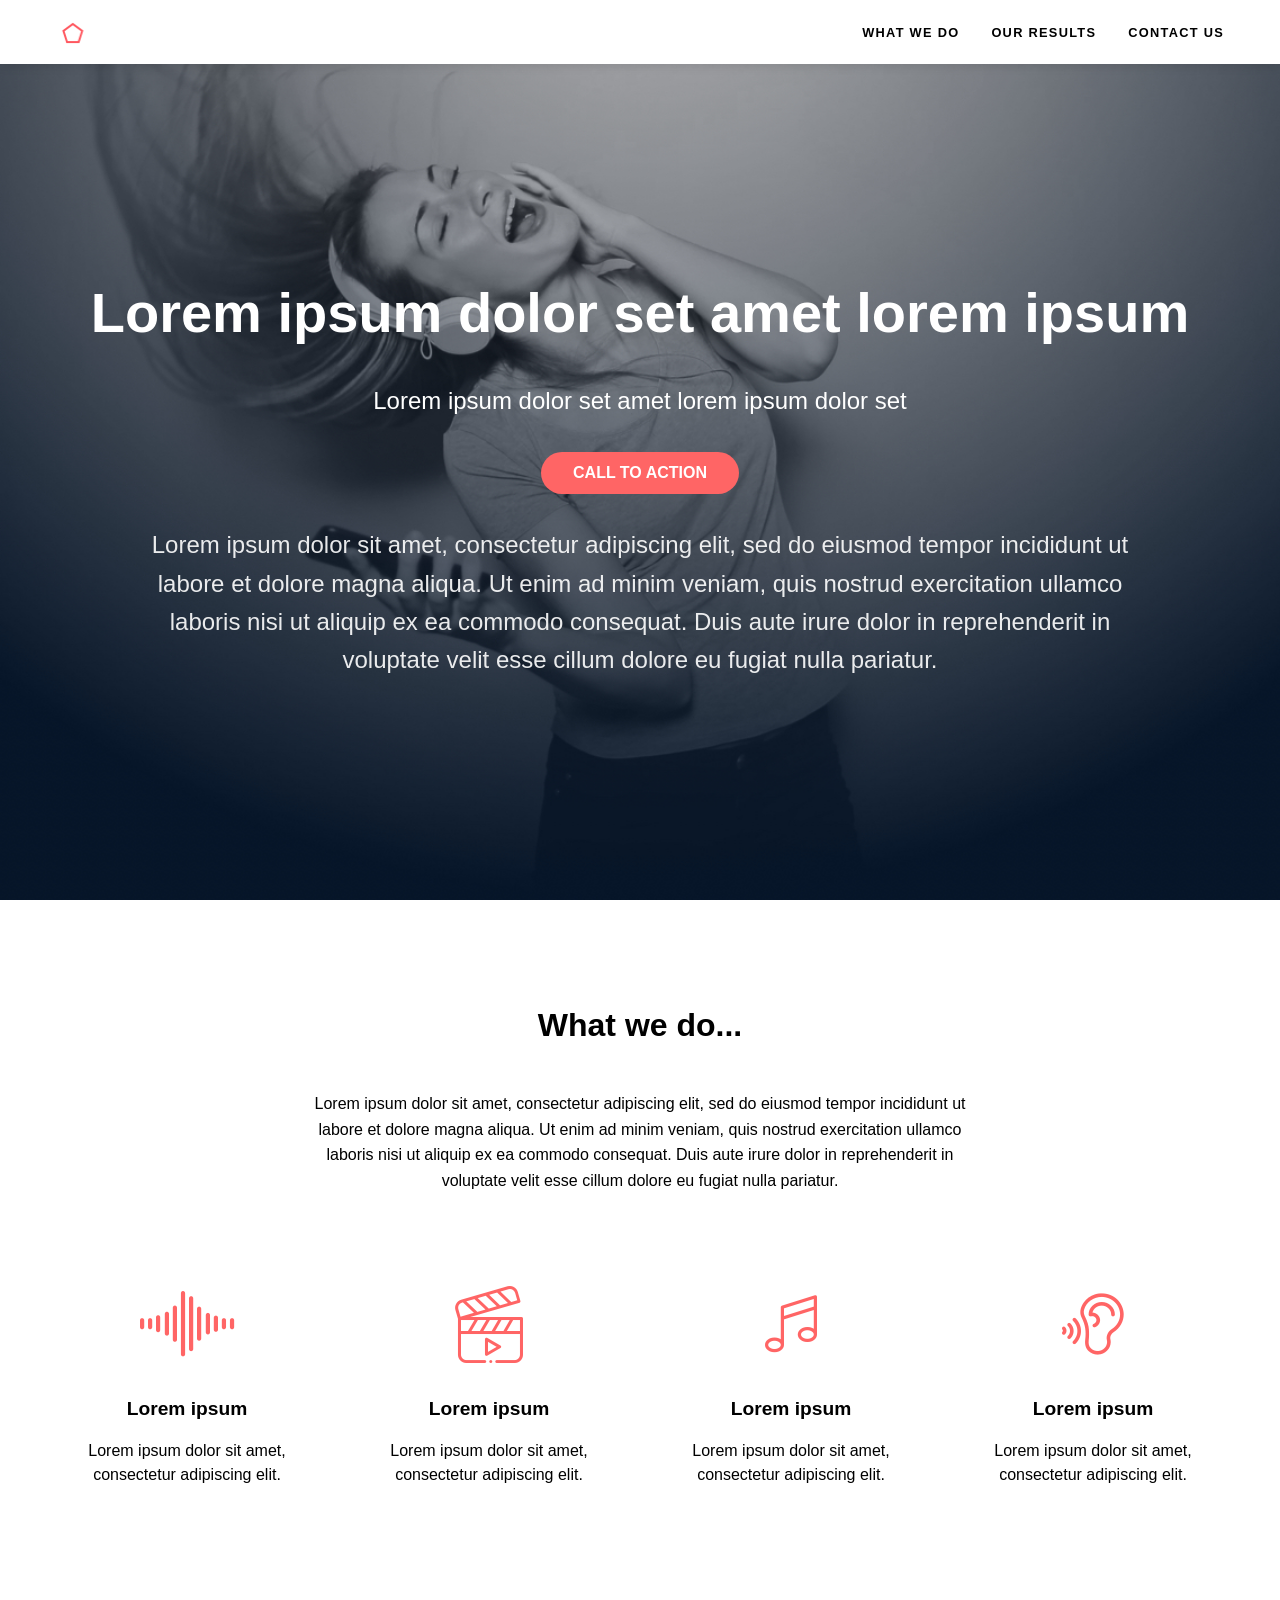
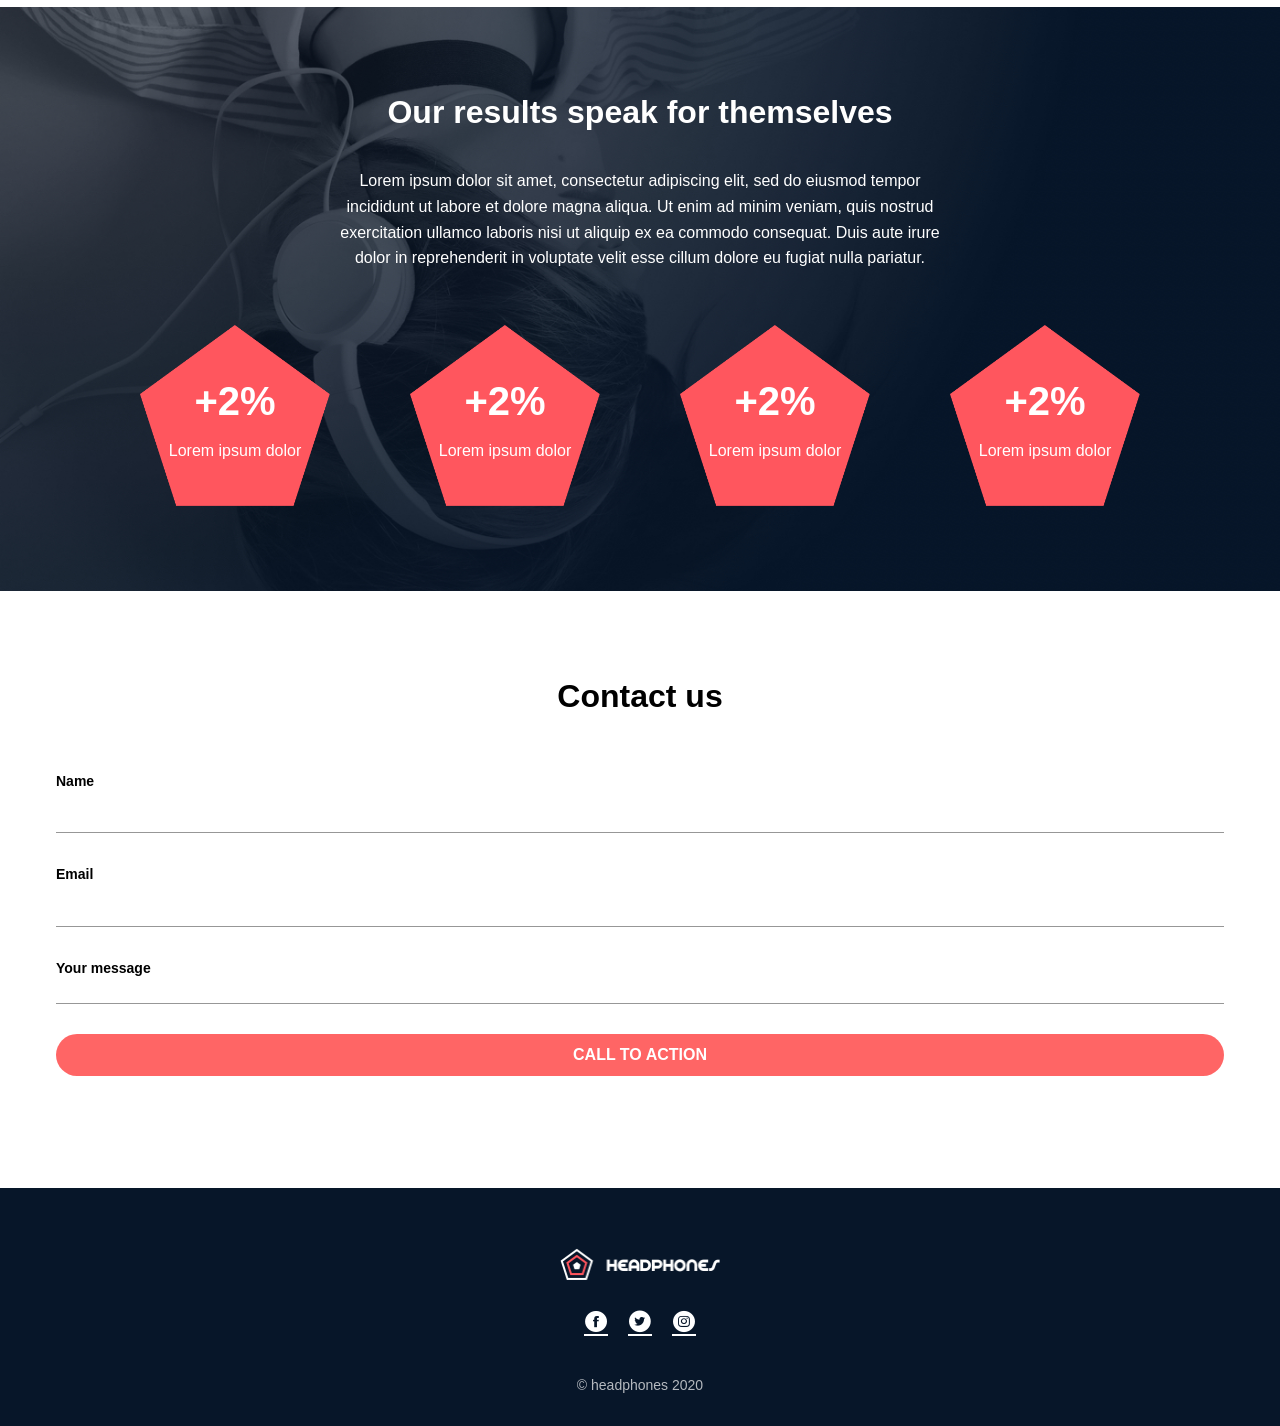
<file: headphones/8-index.html>
<!DOCTYPE html>
<html lang="en">
<head>
    <meta charset="UTF-8">
    <meta name="viewport" content="width=device-width, initial-scale=1.0">
    <title>Headphones</title>
    <link rel="icon" type="image/x-icon" href="images/favicon.ico">
    <link rel="stylesheet" href="holberton_school-icon/style.css">
    <link rel="stylesheet" href="8-styles.css">
</head>
<body>
    <!-- Header Section -->
    <header class="header">
        <div class="container">
            <div class="header-container">
                <div class="logo">
                    <a href="#">
                        <img src="images/logo_headphones.png" alt="Headphones Logo" width="160">
                    </a>
                </div>
                <button class="hamburger-menu" id="menu-toggle">
                    <span class="line"></span>
                    <span class="line"></span>
                    <span class="line"></span>
                </button>
                <nav class="navbar" id="navbar">
                    <ul class="nav-list">
                        <li class="nav-item"><a href="#what-we-do">what we do</a></li>
                        <li class="nav-item"><a href="#results">our results</a></li>
                        <li class="nav-item"><a href="#contact">contact us</a></li>
                    </ul>
                </nav>
            </div>
        </div>
    </header>

    <!-- Hero Section -->
    <section class="hero">
        <div class="container">
            <div class="hero-content">
                <h1>Lorem ipsum dolor set amet lorem ipsum</h1>
                <p>Lorem ipsum dolor set amet lorem ipsum dolor set</p>
                <button class="cta-button">CALL TO ACTION</button>
                <p class="hero-description">Lorem ipsum dolor sit amet, consectetur adipiscing elit, sed do eiusmod tempor incididunt ut labore et dolore magna aliqua. Ut enim ad minim veniam, quis nostrud exercitation ullamco laboris nisi ut aliquip ex ea commodo consequat. Duis aute irure dolor in reprehenderit in voluptate velit esse cillum dolore eu fugiat nulla pariatur.</p>
            </div>
        </div>
    </section>

    <!-- What We Do Section -->
    <section class="what-we-do" id="what-we-do">
        <div class="container">
            <h2 class="section-title">What we do...</h2>
            <p class="section-description">
                Lorem ipsum dolor sit amet, consectetur adipiscing elit, sed do eiusmod tempor incididunt ut labore et dolore magna aliqua. Ut enim ad minim veniam, quis nostrud exercitation ullamco laboris nisi ut aliquip ex ea commodo consequat. Duis aute irure dolor in reprehenderit in voluptate velit esse cillum dolore eu fugiat nulla pariatur.
            </p>
            <div class="services-grid">
                <div class="service-item">
                    <span class="holberton_school-icon-ic_sound service-icon"></span>
                    <h3 class="service-title">Lorem ipsum</h3>
                    <p class="service-description">Lorem ipsum dolor sit amet, consectetur adipiscing elit.</p>
                </div>
                <div class="service-item">
                    <span class="holberton_school-icon-ic_video service-icon"></span>
                    <h3 class="service-title">Lorem ipsum</h3>
                    <p class="service-description">Lorem ipsum dolor sit amet, consectetur adipiscing elit.</p>
                </div>
                <div class="service-item">
                    <span class="holberton_school-icon-ic_music service-icon"></span>
                    <h3 class="service-title">Lorem ipsum</h3>
                    <p class="service-description">Lorem ipsum dolor sit amet, consectetur adipiscing elit.</p>
                </div>
                <div class="service-item">
                    <span class="holberton_school-icon-ic_hearing service-icon"></span>
                    <h3 class="service-title">Lorem ipsum</h3>
                    <p class="service-description">Lorem ipsum dolor sit amet, consectetur adipiscing elit.</p>
                </div>
            </div>
        </div>
    </section>

    <!-- Our Results Section -->
    <section class="our-results" id="results">
        <div class="container">
            <h2>Our results speak for themselves</h2>
            <p class="description">
                Lorem ipsum dolor sit amet, consectetur adipiscing elit, sed do eiusmod tempor incididunt ut labore et dolore magna aliqua. Ut enim ad minim veniam, quis nostrud exercitation ullamco laboris nisi ut aliquip ex ea commodo consequat. Duis aute irure dolor in reprehenderit in voluptate velit esse cillum dolore eu fugiat nulla pariatur.
            </p>
            <div class="results">
                <div class="pentagon">
                    <div class="percent">+2%</div>
                    <p>Lorem ipsum dolor</p>
                </div>
                <div class="pentagon">
                    <div class="percent">+2%</div>
                    <p>Lorem ipsum dolor</p>
                </div>
                <div class="pentagon">
                    <div class="percent">+2%</div>
                    <p>Lorem ipsum dolor</p>
                </div>
                <div class="pentagon">
                    <div class="percent">+2%</div>
                    <p>Lorem ipsum dolor</p>
                </div>
            </div>
        </div>
    </section>

    <!-- Contact Us Section -->
    <section class="contact-us" id="contact">
        <div class="container">
            <h2>Contact us</h2>
            <form class="contact-form">
                <div class="form-group">
                    <label for="name">Name</label>
                    <input type="text" id="name" name="name">
                </div>
                <div class="form-group">
                    <label for="email">Email</label>
                    <input type="email" id="email" name="email">
                </div>
                <div class="form-group">
                    <label for="message">Your message</label>
                    <textarea id="message" name="message"></textarea>
                </div>
                <button type="submit" class="cta-button">CALL TO ACTION</button>
            </form>
        </div>
    </section>

    <!-- Footer Section -->
    <footer class="footer">
        <div class="container">
            <div class="footer-content">
                <div class="logo">
                    <img src="images/logo_headphones.png" alt="Headphones Logo">
                </div>
                <div class="social-icons">
                    <a href="#" class="holberton_school-icon-ic_facebook"></a>
                    <a href="#" class="holberton_school-icon-ic_twitter"></a>
                    <a href="#" class="holberton_school-icon-ic_instagram"></a>
                </div>
            </div>
            <div class="copyright">
                <p>© headphones 2020</p>
            </div>
        </div>
    </footer>

    <script src="8-script.js"></script>
</body>
</html>
</file>
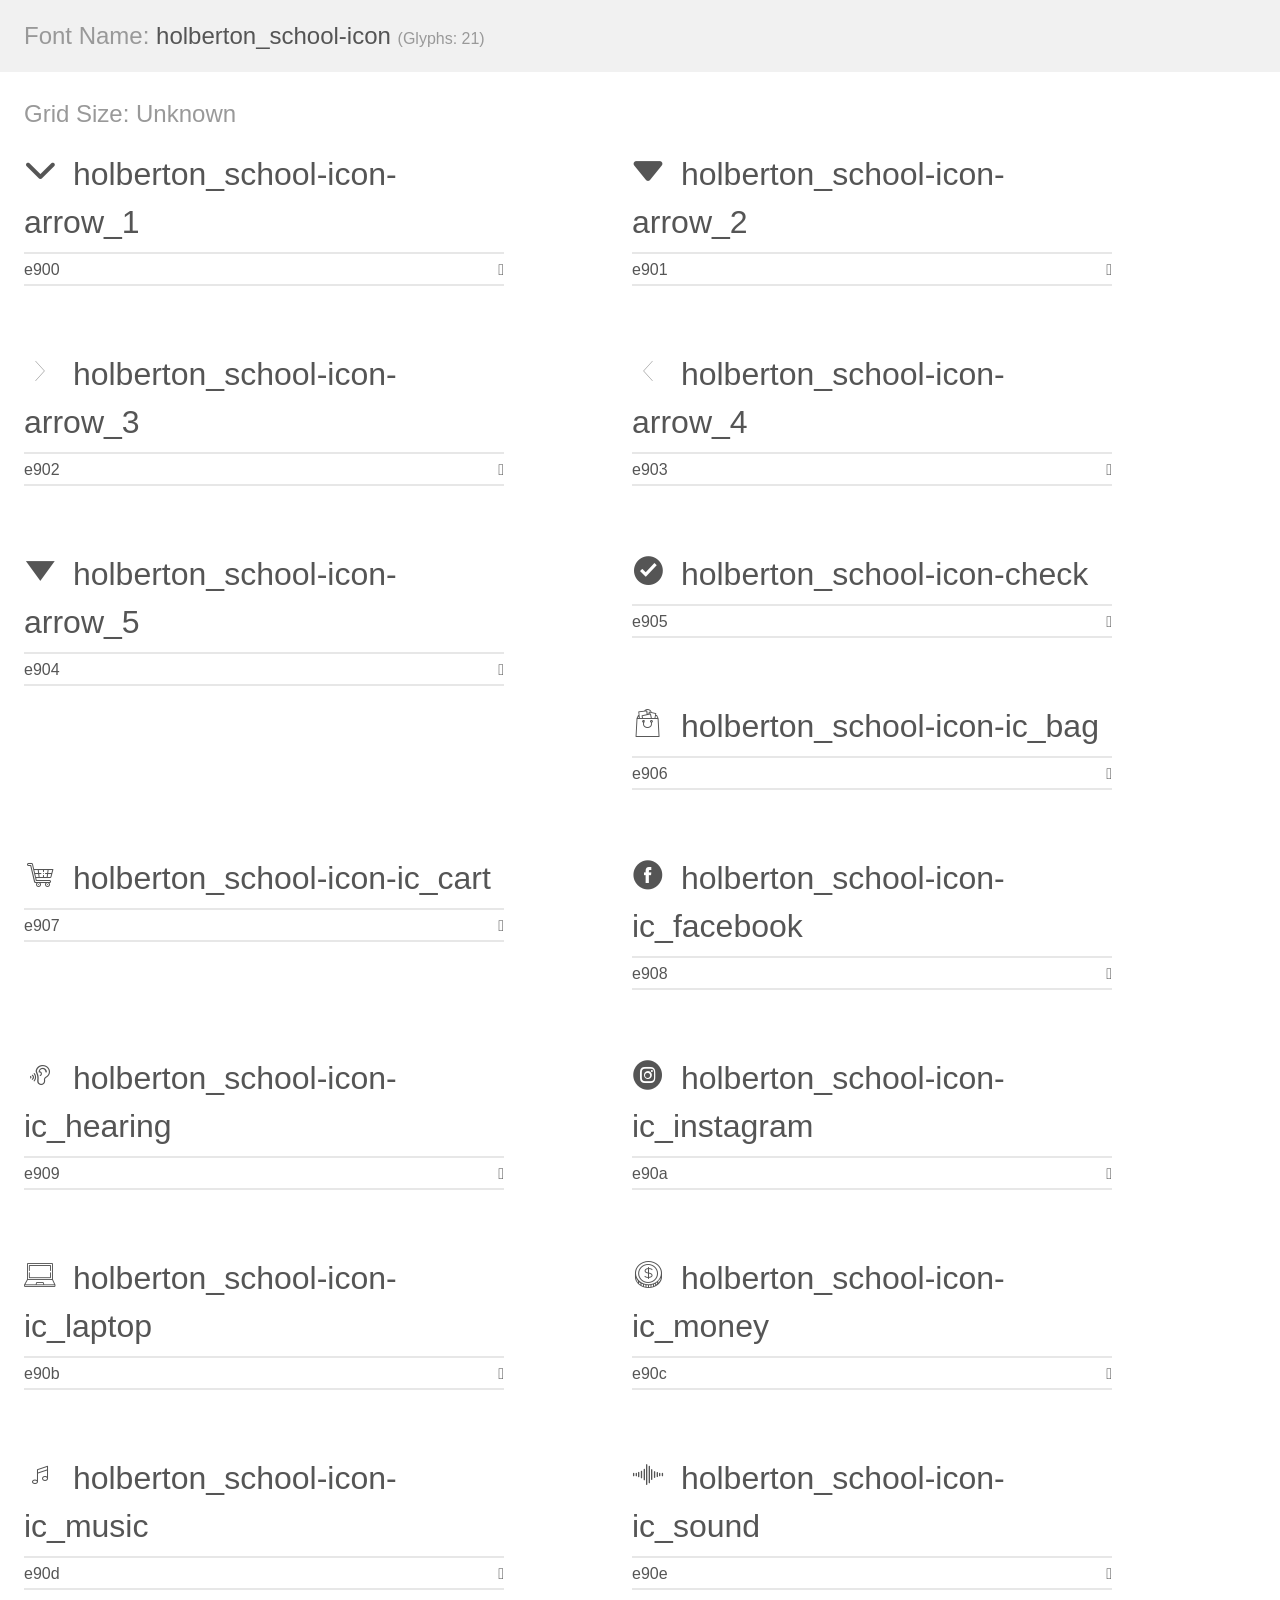
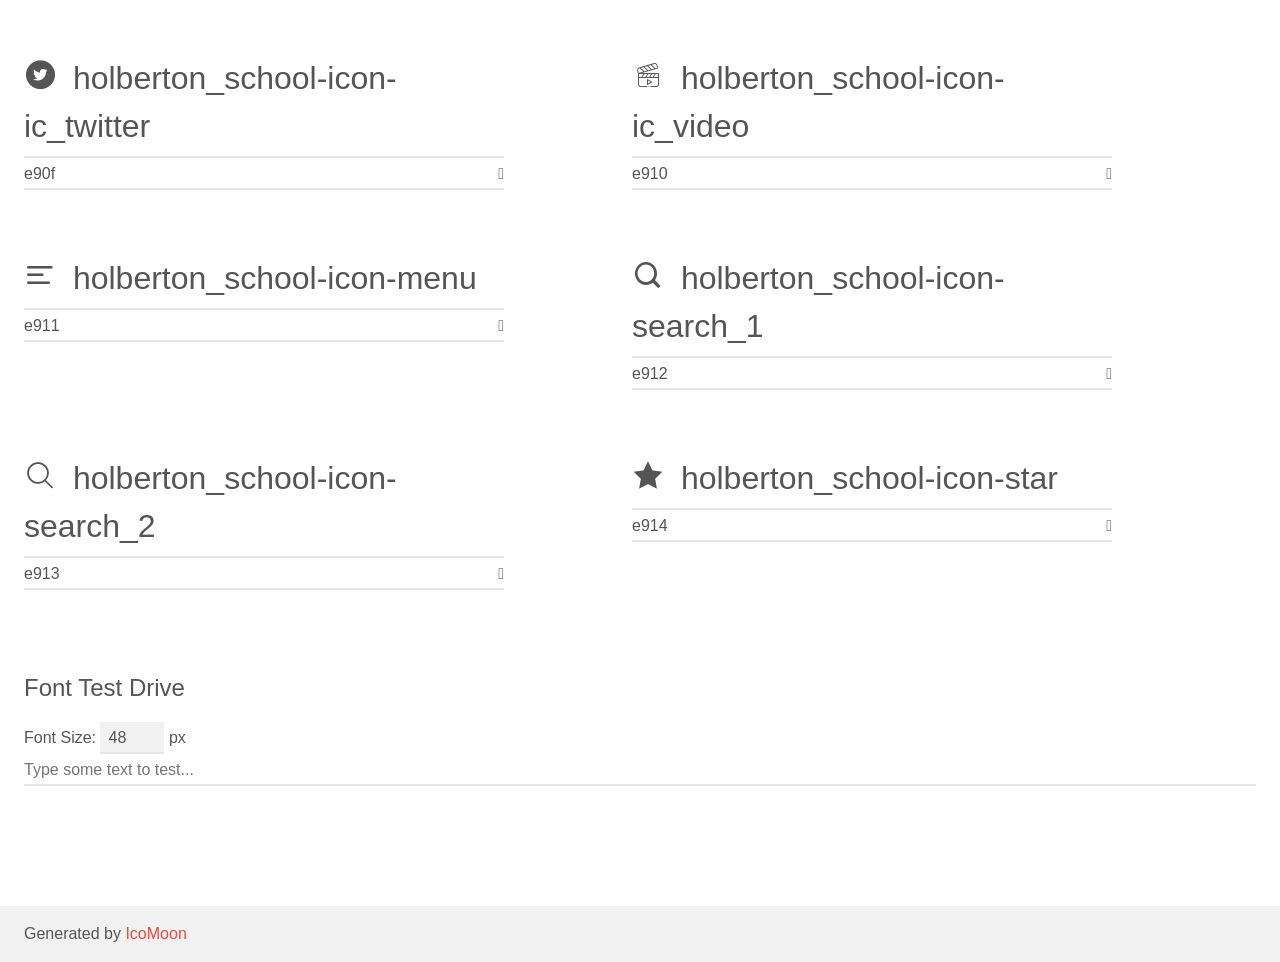
<file: headphones/holberton_school-icon/demo.html>
<!doctype html>
<html>
<head>
    <meta charset="utf-8">
    <title>IcoMoon Demo</title>
    <meta name="description" content="An Icon Font Generated By IcoMoon.io">
    <meta name="viewport" content="width=device-width, initial-scale=1">
    <link rel="stylesheet" href="demo-files/demo.css">
    <link rel="stylesheet" href="style.css"></head>
<body>
    <div class="bgc1 clearfix">
        <h1 class="mhmm mvm"><span class="fgc1">Font Name:</span> holberton_school-icon <small class="fgc1">(Glyphs:&nbsp;21)</small></h1>
    </div>
    <div class="clearfix mhl ptl">
        <h1 class="mvm mtn fgc1">Grid Size: Unknown</h1>
        <div class="glyph fs1">
            <div class="clearfix bshadow0 pbs">
                <span class="holberton_school-icon-arrow_1"></span>
                <span class="mls"> holberton_school-icon-arrow_1</span>
            </div>
            <fieldset class="fs0 size1of1 clearfix hidden-false">
                <input type="text" readonly value="e900" class="unit size1of2" />
                <input type="text" maxlength="1" readonly value="&#xe900;" class="unitRight size1of2 talign-right" />
            </fieldset>
            <div class="fs0 bshadow0 clearfix hidden-true">
                <span class="unit pvs fgc1">liga: </span>
                <input type="text" readonly value="" class="liga unitRight" />
            </div>
        </div>
        <div class="glyph fs1">
            <div class="clearfix bshadow0 pbs">
                <span class="holberton_school-icon-arrow_2"></span>
                <span class="mls"> holberton_school-icon-arrow_2</span>
            </div>
            <fieldset class="fs0 size1of1 clearfix hidden-false">
                <input type="text" readonly value="e901" class="unit size1of2" />
                <input type="text" maxlength="1" readonly value="&#xe901;" class="unitRight size1of2 talign-right" />
            </fieldset>
            <div class="fs0 bshadow0 clearfix hidden-true">
                <span class="unit pvs fgc1">liga: </span>
                <input type="text" readonly value="" class="liga unitRight" />
            </div>
        </div>
        <div class="glyph fs1">
            <div class="clearfix bshadow0 pbs">
                <span class="holberton_school-icon-arrow_3"></span>
                <span class="mls"> holberton_school-icon-arrow_3</span>
            </div>
            <fieldset class="fs0 size1of1 clearfix hidden-false">
                <input type="text" readonly value="e902" class="unit size1of2" />
                <input type="text" maxlength="1" readonly value="&#xe902;" class="unitRight size1of2 talign-right" />
            </fieldset>
            <div class="fs0 bshadow0 clearfix hidden-true">
                <span class="unit pvs fgc1">liga: </span>
                <input type="text" readonly value="" class="liga unitRight" />
            </div>
        </div>
        <div class="glyph fs1">
            <div class="clearfix bshadow0 pbs">
                <span class="holberton_school-icon-arrow_4"></span>
                <span class="mls"> holberton_school-icon-arrow_4</span>
            </div>
            <fieldset class="fs0 size1of1 clearfix hidden-false">
                <input type="text" readonly value="e903" class="unit size1of2" />
                <input type="text" maxlength="1" readonly value="&#xe903;" class="unitRight size1of2 talign-right" />
            </fieldset>
            <div class="fs0 bshadow0 clearfix hidden-true">
                <span class="unit pvs fgc1">liga: </span>
                <input type="text" readonly value="" class="liga unitRight" />
            </div>
        </div>
        <div class="glyph fs1">
            <div class="clearfix bshadow0 pbs">
                <span class="holberton_school-icon-arrow_5"></span>
                <span class="mls"> holberton_school-icon-arrow_5</span>
            </div>
            <fieldset class="fs0 size1of1 clearfix hidden-false">
                <input type="text" readonly value="e904" class="unit size1of2" />
                <input type="text" maxlength="1" readonly value="&#xe904;" class="unitRight size1of2 talign-right" />
            </fieldset>
            <div class="fs0 bshadow0 clearfix hidden-true">
                <span class="unit pvs fgc1">liga: </span>
                <input type="text" readonly value="" class="liga unitRight" />
            </div>
        </div>
        <div class="glyph fs1">
            <div class="clearfix bshadow0 pbs">
                <span class="holberton_school-icon-check"></span>
                <span class="mls"> holberton_school-icon-check</span>
            </div>
            <fieldset class="fs0 size1of1 clearfix hidden-false">
                <input type="text" readonly value="e905" class="unit size1of2" />
                <input type="text" maxlength="1" readonly value="&#xe905;" class="unitRight size1of2 talign-right" />
            </fieldset>
            <div class="fs0 bshadow0 clearfix hidden-true">
                <span class="unit pvs fgc1">liga: </span>
                <input type="text" readonly value="" class="liga unitRight" />
            </div>
        </div>
        <div class="glyph fs1">
            <div class="clearfix bshadow0 pbs">
                <span class="holberton_school-icon-ic_bag"></span>
                <span class="mls"> holberton_school-icon-ic_bag</span>
            </div>
            <fieldset class="fs0 size1of1 clearfix hidden-false">
                <input type="text" readonly value="e906" class="unit size1of2" />
                <input type="text" maxlength="1" readonly value="&#xe906;" class="unitRight size1of2 talign-right" />
            </fieldset>
            <div class="fs0 bshadow0 clearfix hidden-true">
                <span class="unit pvs fgc1">liga: </span>
                <input type="text" readonly value="" class="liga unitRight" />
            </div>
        </div>
        <div class="glyph fs1">
            <div class="clearfix bshadow0 pbs">
                <span class="holberton_school-icon-ic_cart"></span>
                <span class="mls"> holberton_school-icon-ic_cart</span>
            </div>
            <fieldset class="fs0 size1of1 clearfix hidden-false">
                <input type="text" readonly value="e907" class="unit size1of2" />
                <input type="text" maxlength="1" readonly value="&#xe907;" class="unitRight size1of2 talign-right" />
            </fieldset>
            <div class="fs0 bshadow0 clearfix hidden-true">
                <span class="unit pvs fgc1">liga: </span>
                <input type="text" readonly value="" class="liga unitRight" />
            </div>
        </div>
        <div class="glyph fs1">
            <div class="clearfix bshadow0 pbs">
                <span class="holberton_school-icon-ic_facebook"></span>
                <span class="mls"> holberton_school-icon-ic_facebook</span>
            </div>
            <fieldset class="fs0 size1of1 clearfix hidden-false">
                <input type="text" readonly value="e908" class="unit size1of2" />
                <input type="text" maxlength="1" readonly value="&#xe908;" class="unitRight size1of2 talign-right" />
            </fieldset>
            <div class="fs0 bshadow0 clearfix hidden-true">
                <span class="unit pvs fgc1">liga: </span>
                <input type="text" readonly value="" class="liga unitRight" />
            </div>
        </div>
        <div class="glyph fs1">
            <div class="clearfix bshadow0 pbs">
                <span class="holberton_school-icon-ic_hearing"></span>
                <span class="mls"> holberton_school-icon-ic_hearing</span>
            </div>
            <fieldset class="fs0 size1of1 clearfix hidden-false">
                <input type="text" readonly value="e909" class="unit size1of2" />
                <input type="text" maxlength="1" readonly value="&#xe909;" class="unitRight size1of2 talign-right" />
            </fieldset>
            <div class="fs0 bshadow0 clearfix hidden-true">
                <span class="unit pvs fgc1">liga: </span>
                <input type="text" readonly value="" class="liga unitRight" />
            </div>
        </div>
        <div class="glyph fs1">
            <div class="clearfix bshadow0 pbs">
                <span class="holberton_school-icon-ic_instagram"></span>
                <span class="mls"> holberton_school-icon-ic_instagram</span>
            </div>
            <fieldset class="fs0 size1of1 clearfix hidden-false">
                <input type="text" readonly value="e90a" class="unit size1of2" />
                <input type="text" maxlength="1" readonly value="&#xe90a;" class="unitRight size1of2 talign-right" />
            </fieldset>
            <div class="fs0 bshadow0 clearfix hidden-true">
                <span class="unit pvs fgc1">liga: </span>
                <input type="text" readonly value="" class="liga unitRight" />
            </div>
        </div>
        <div class="glyph fs1">
            <div class="clearfix bshadow0 pbs">
                <span class="holberton_school-icon-ic_laptop"></span>
                <span class="mls"> holberton_school-icon-ic_laptop</span>
            </div>
            <fieldset class="fs0 size1of1 clearfix hidden-false">
                <input type="text" readonly value="e90b" class="unit size1of2" />
                <input type="text" maxlength="1" readonly value="&#xe90b;" class="unitRight size1of2 talign-right" />
            </fieldset>
            <div class="fs0 bshadow0 clearfix hidden-true">
                <span class="unit pvs fgc1">liga: </span>
                <input type="text" readonly value="" class="liga unitRight" />
            </div>
        </div>
        <div class="glyph fs1">
            <div class="clearfix bshadow0 pbs">
                <span class="holberton_school-icon-ic_money"></span>
                <span class="mls"> holberton_school-icon-ic_money</span>
            </div>
            <fieldset class="fs0 size1of1 clearfix hidden-false">
                <input type="text" readonly value="e90c" class="unit size1of2" />
                <input type="text" maxlength="1" readonly value="&#xe90c;" class="unitRight size1of2 talign-right" />
            </fieldset>
            <div class="fs0 bshadow0 clearfix hidden-true">
                <span class="unit pvs fgc1">liga: </span>
                <input type="text" readonly value="" class="liga unitRight" />
            </div>
        </div>
        <div class="glyph fs1">
            <div class="clearfix bshadow0 pbs">
                <span class="holberton_school-icon-ic_music"></span>
                <span class="mls"> holberton_school-icon-ic_music</span>
            </div>
            <fieldset class="fs0 size1of1 clearfix hidden-false">
                <input type="text" readonly value="e90d" class="unit size1of2" />
                <input type="text" maxlength="1" readonly value="&#xe90d;" class="unitRight size1of2 talign-right" />
            </fieldset>
            <div class="fs0 bshadow0 clearfix hidden-true">
                <span class="unit pvs fgc1">liga: </span>
                <input type="text" readonly value="" class="liga unitRight" />
            </div>
        </div>
        <div class="glyph fs1">
            <div class="clearfix bshadow0 pbs">
                <span class="holberton_school-icon-ic_sound"></span>
                <span class="mls"> holberton_school-icon-ic_sound</span>
            </div>
            <fieldset class="fs0 size1of1 clearfix hidden-false">
                <input type="text" readonly value="e90e" class="unit size1of2" />
                <input type="text" maxlength="1" readonly value="&#xe90e;" class="unitRight size1of2 talign-right" />
            </fieldset>
            <div class="fs0 bshadow0 clearfix hidden-true">
                <span class="unit pvs fgc1">liga: </span>
                <input type="text" readonly value="" class="liga unitRight" />
            </div>
        </div>
        <div class="glyph fs1">
            <div class="clearfix bshadow0 pbs">
                <span class="holberton_school-icon-ic_twitter"></span>
                <span class="mls"> holberton_school-icon-ic_twitter</span>
            </div>
            <fieldset class="fs0 size1of1 clearfix hidden-false">
                <input type="text" readonly value="e90f" class="unit size1of2" />
                <input type="text" maxlength="1" readonly value="&#xe90f;" class="unitRight size1of2 talign-right" />
            </fieldset>
            <div class="fs0 bshadow0 clearfix hidden-true">
                <span class="unit pvs fgc1">liga: </span>
                <input type="text" readonly value="" class="liga unitRight" />
            </div>
        </div>
        <div class="glyph fs1">
            <div class="clearfix bshadow0 pbs">
                <span class="holberton_school-icon-ic_video"></span>
                <span class="mls"> holberton_school-icon-ic_video</span>
            </div>
            <fieldset class="fs0 size1of1 clearfix hidden-false">
                <input type="text" readonly value="e910" class="unit size1of2" />
                <input type="text" maxlength="1" readonly value="&#xe910;" class="unitRight size1of2 talign-right" />
            </fieldset>
            <div class="fs0 bshadow0 clearfix hidden-true">
                <span class="unit pvs fgc1">liga: </span>
                <input type="text" readonly value="" class="liga unitRight" />
            </div>
        </div>
        <div class="glyph fs1">
            <div class="clearfix bshadow0 pbs">
                <span class="holberton_school-icon-menu"></span>
                <span class="mls"> holberton_school-icon-menu</span>
            </div>
            <fieldset class="fs0 size1of1 clearfix hidden-false">
                <input type="text" readonly value="e911" class="unit size1of2" />
                <input type="text" maxlength="1" readonly value="&#xe911;" class="unitRight size1of2 talign-right" />
            </fieldset>
            <div class="fs0 bshadow0 clearfix hidden-true">
                <span class="unit pvs fgc1">liga: </span>
                <input type="text" readonly value="" class="liga unitRight" />
            </div>
        </div>
        <div class="glyph fs1">
            <div class="clearfix bshadow0 pbs">
                <span class="holberton_school-icon-search_1"></span>
                <span class="mls"> holberton_school-icon-search_1</span>
            </div>
            <fieldset class="fs0 size1of1 clearfix hidden-false">
                <input type="text" readonly value="e912" class="unit size1of2" />
                <input type="text" maxlength="1" readonly value="&#xe912;" class="unitRight size1of2 talign-right" />
            </fieldset>
            <div class="fs0 bshadow0 clearfix hidden-true">
                <span class="unit pvs fgc1">liga: </span>
                <input type="text" readonly value="" class="liga unitRight" />
            </div>
        </div>
        <div class="glyph fs1">
            <div class="clearfix bshadow0 pbs">
                <span class="holberton_school-icon-search_2"></span>
                <span class="mls"> holberton_school-icon-search_2</span>
            </div>
            <fieldset class="fs0 size1of1 clearfix hidden-false">
                <input type="text" readonly value="e913" class="unit size1of2" />
                <input type="text" maxlength="1" readonly value="&#xe913;" class="unitRight size1of2 talign-right" />
            </fieldset>
            <div class="fs0 bshadow0 clearfix hidden-true">
                <span class="unit pvs fgc1">liga: </span>
                <input type="text" readonly value="" class="liga unitRight" />
            </div>
        </div>
        <div class="glyph fs1">
            <div class="clearfix bshadow0 pbs">
                <span class="holberton_school-icon-star"></span>
                <span class="mls"> holberton_school-icon-star</span>
            </div>
            <fieldset class="fs0 size1of1 clearfix hidden-false">
                <input type="text" readonly value="e914" class="unit size1of2" />
                <input type="text" maxlength="1" readonly value="&#xe914;" class="unitRight size1of2 talign-right" />
            </fieldset>
            <div class="fs0 bshadow0 clearfix hidden-true">
                <span class="unit pvs fgc1">liga: </span>
                <input type="text" readonly value="" class="liga unitRight" />
            </div>
        </div>
    </div>

    <!--[if gt IE 8]><!-->
    <div class="mhl clearfix mbl">
        <h1>Font Test Drive</h1>
        <label>
            Font Size: <input id="fontSize" type="number" class="textbox0 mbm"
            min="8" value="48" />
            px
        </label>
        <input id="testText" type="text" class="phl size1of1 mvl"
        placeholder="Type some text to test..." value=""/>
        <div id="testDrive" class="holberton_school-icon-" style="font-family: holberton_school-icon">&nbsp;
        </div>
    </div>
    <!--<![endif]-->
    <div class="bgc1 clearfix">
        <p class="mhl">Generated by <a href="https://icomoon.io/app">IcoMoon</a></p>
    </div>

    <script src="demo-files/demo.js"></script>
</body>
</html>
</file>
<file: css_advanced/styles.css>
/* Global Resets and Base Styles */
body,
html {
  margin: 0;
  padding: 0;
  box-sizing: border-box;
  font-family: "Source Sans Pro", -apple-system, BlinkMacSystemFont, "Segoe UI",
    Roboto, "Helvetica Neue", Arial, sans-serif;
  background-color: #ffffff;
  color: #1f2937; /* Equivalent to text-gray-800 */
  min-height: 100vh;
}

*,
*:before,
*:after {
  box-sizing: inherit;
}

/* Header Styles */
.site-header {
  position: absolute;
  top: 0;
  left: 0;
  right: 0;
  z-index: 50;
  padding: 1rem 1.5rem; /* Equivalent to px-6 py-4 */
}

.main-nav {
  display: flex;
  align-items: center;
  justify-content: space-between;
  max-width: 80rem; /* Equivalent to max-w-7xl */
  margin-left: auto;
  margin-right: auto;
}

.logo-container {
  display: flex;
  align-items: center;
  gap: 0.5rem; /* Equivalent to space-x-2 */
}

.logo-icon-wrapper {
  width: 2rem; /* Equivalent to w-8 */
  height: 2rem; /* Equivalent to h-8 */
  background-color: #ffffff;
  border-radius: 9999px; /* Equivalent to rounded-full */
  display: flex;
  align-items: center;
  justify-content: center;
}

.logo-emoji {
  color: #9333ea; /* Equivalent to text-purple-600 */
  font-weight: bold;
  font-size: 0.875rem; /* Equivalent to text-sm */
}

.logo-text {
  color: #ffffff;
  font-weight: bold;
  font-size: 1.25rem; /* Equivalent to text-xl */
}

.nav-links {
  display: none; /* Hidden on small screens, equivalent to hidden md:flex */
}

@media (min-width: 768px) {
  /* md breakpoint */
  .nav-links {
    display: flex;
    align-items: center;
    gap: 2rem; /* Equivalent to space-x-8 */
  }
}

.nav-link {
  color: #ffffff;
  text-decoration: none;
  transition: color 0.3s ease;
}

.nav-link:hover {
  color: #e9d5ff; /* Equivalent to hover:text-purple-200 */
}

/* Hero Section Styles */
.hero-section {
  position: relative;
  min-height: 100vh;
  display: flex;
  align-items: center;
  justify-content: center;
  overflow: hidden;
}

.hero-background-image {
  position: absolute;
  inset: 0;
  width: 100%;
  height: 100%;
  object-fit: cover;
}

.hero-gradient-overlay {
  position: absolute;
  inset: 0;
  background-color: #3d444e;
  opacity: 0.3; /* Equivalent to bg-gray-600/50 */
}

.hero-content {
  position: relative;
  z-index: 10;
  text-align: center;
  color: #ffffff;
  padding: 0 1.5rem; /* Equivalent to px-6 */
  max-width: 56rem; /* Equivalent to max-w-4xl */
  margin-left: auto;
  margin-right: auto;
}

.hero-title {
  font-size: 3.75rem; /* Equivalent to text-6xl */
  font-weight: bold;
  margin-bottom: 2rem; /* Equivalent to mb-8 */
}

@media (min-width: 768px) {
  /* md breakpoint */
  .hero-title {
    font-size: 6rem; /* Equivalent to md:text-8xl */
  }
}

.hero-subtitles {
  display: flex;
  align-items: center;
  justify-content: center;
  gap: 2rem; /* Equivalent to space-x-8 */
  margin-bottom: 3rem; /* Equivalent to mb-12 */
  font-size: 1.125rem; /* Equivalent to text-lg */
}

.hero-cta-button {
  background-color: #9333ea; /* Equivalent to bg-purple-600 */
  color: #ffffff;
  padding: 0.75rem 2rem; /* Equivalent to px-8 py-3 */
  border-radius: 9999px; /* Equivalent to rounded-full */
  font-size: 1.125rem; /* Equivalent to text-lg */
  font-weight: 600; /* Equivalent to font-semibold */
  margin-bottom: 4rem; /* Equivalent to mb-16 */
  border: none;
  cursor: pointer;
  transition: background-color 0.3s ease;
}

.hero-cta-button:hover {
  background-color: #7e22ce; /* Equivalent to hover:bg-purple-700 */
}

.hero-pros-section {
  margin-bottom: 4rem; /* Equivalent to mb-16 */
}

.pros-title {
  font-size: 1.5rem; /* Equivalent to text-2xl */
  margin-bottom: 2rem; /* Equivalent to mb-8 */
}

.pros-title span {
  color: #c084fc; /* Equivalent to text-purple-300 */
}

.pros-grid {
  display: flex; /* Simplified to flex for this context, could be grid */
  align-items: flex-start; /* Align items at the start for varied text length */
  justify-content: center;
  gap: 2rem; /* Equivalent to space-x-8 */
  flex-wrap: wrap; /* Allow wrapping on smaller screens */
}

.instructor-card {
  text-align: center;
  transition: transform 0.3s ease, box-shadow 0.3s ease;
  max-width: 10rem; /* Approximate width based on image */
}

.instructor-card:hover {
  transform: translateY(-5px);
  box-shadow: 0 20px 40px rgba(0, 0, 0, 0.1);
}

.instructor-image {
  width: 5rem; /* Equivalent to w-20 */
  height: 5rem; /* Equivalent to h-20 */
  border-radius: 9999px; /* Equivalent to rounded-full */
  margin-left: auto;
  margin-right: auto;
  margin-bottom: 1rem; /* Equivalent to mb-4 */
  object-fit: cover;
}

.instructor-name {
  font-weight: bold;
  color: #ffffff;
}

.instructor-award {
  font-size: 0.875rem; /* Equivalent to text-sm */
  color: #ffffff; /* Equivalent to text-purple-200 */
}

.instructor-year {
  font-size: 0.75rem; /* Equivalent to text-xs */
  color: #ffffff; /* Equivalent to text-purple-200 */
}

/* Testimonial Section Styles */
.testimonial-section {
  background: linear-gradient(135deg, #a855f7 0%, #8b5cf6 100%);
  padding-top: 5rem; /* Equivalent to py-20 */
  padding-bottom: 5rem;
}

.testimonial-content {
  max-width: 72rem; /* Equivalent to max-w-6xl */
  margin-left: auto;
  margin-right: auto;
  padding: 0 1.5rem; /* Equivalent to px-6 */
  display: flex;
  align-items: center;
  gap: 2rem; /* Equivalent to space-x-8 */
}

.testimonial-image {
  width: 8rem; /* Equivalent to w-32 */
  height: 8rem; /* Equivalent to h-32 */
  border-radius: 9999px; /* Equivalent to rounded-full */
  object-fit: cover;
  flex-shrink: 0;
}

.testimonial-text-block {
  color: #ffffff;
}

.testimonial-quote {
  font-size: 1.25rem; /* Equivalent to text-xl */
  margin-bottom: 1rem; /* Equivalent to mb-4 */
  font-style: italic;
}

.testimonial-name {
  font-weight: bold;
}

.testimonial-title {
  color: #e9d5ff; /* Equivalent to text-purple-200 */
}

/* Popular Tutorials Section Styles */
.popular-tutorials-section {
  padding-top: 5rem; /* Equivalent to py-20 */
  padding-bottom: 5rem;
  background-color: #ffffff;
}

.section-title {
  font-size: 2.25rem; /* Equivalent to text-4xl */
  font-weight: bold;
  text-align: center;
  margin-bottom: 4rem; /* Equivalent to mb-16 */
  color: #1f2937; /* Equivalent to text-gray-800 */
}

.section-title.dark-text {
  color: #1f2937;
}

.section-title .highlight-purple {
  color: #9333ea; /* Equivalent to text-purple-600 */
}

.tutorials-grid {
  max-width: 80rem; /* Equivalent to max-w-7xl */
  margin-left: auto;
  margin-right: auto;
  padding: 0 1.5rem; /* Equivalent to px-6 */
  display: grid;
  grid-template-columns: repeat(
    1,
    minmax(0, 1fr)
  ); /* Equivalent to grid-cols-1 */
  gap: 2rem; /* Equivalent to gap-8 */
}

@media (min-width: 768px) {
  /* md breakpoint */
  .tutorials-grid {
    grid-template-columns: repeat(
      2,
      minmax(0, 1fr)
    ); /* Equivalent to md:grid-cols-2 */
  }
}

@media (min-width: 1024px) {
  /* lg breakpoint */
  .tutorials-grid {
    grid-template-columns: repeat(
      4,
      minmax(0, 1fr)
    ); /* Equivalent to lg:grid-cols-4 */
  }
}

.tutorial-card {
  background-color: #ffffff;
  border-radius: 0.5rem; /* Equivalent to rounded-lg */
  box-shadow: 0 10px 15px -3px rgba(0, 0, 0, 0.1),
    0 4px 6px -2px rgba(0, 0, 0, 0.05); /* Equivalent to shadow-lg */
  overflow: hidden;
  transition: transform 0.3s ease, box-shadow 0.3s ease;
}

.tutorial-card:hover {
  transform: translateY(-3px);
  box-shadow: 0 15px 30px rgba(0, 0, 0, 0.1);
}

.tutorial-image-container {
  position: relative;
}

.tutorial-image {
  width: 100%;
  height: 12rem; /* Equivalent to h-48 */
  object-fit: cover;
}

.play-button {
  position: absolute;
  inset: 0;
  margin: auto;
  width: 4rem; /* Equivalent to w-16 */
  height: 4rem; /* Equivalent to h-16 */
  border-radius: 9999px; /* Equivalent to rounded-full */
  display: flex;
  align-items: center;
  justify-content: center;
  background: rgba(255, 255, 255, 0.9);
  backdrop-filter: blur(10px);
  border: none;
  cursor: pointer;
  transition: all 0.3s ease;
}
.play-button svg {
  width: 1.5rem; /* Equivalent to w-6 h-6 */
  height: 1.5rem;
  color: #9333ea; /* Equivalent to text-purple-600 */
  margin-left: 0.125rem; /* Fix alignment */
}

.play-button:hover {
  background: rgba(255, 255, 255, 1);
  transform: scale(1.1);
}

.tutorial-info {
  padding: 1.5rem; /* Equivalent to p-6 */
}

.tutorial-title {
  font-weight: bold;
  font-size: 1.125rem; /* Equivalent to text-lg */
  margin-bottom: 0.5rem; /* Equivalent to mb-2 */
  color: #1f2937;
}

.tutorial-description {
  color: #4b5563; /* Equivalent to text-gray-600 */
  font-size: 0.875rem; /* Equivalent to text-sm */
  margin-bottom: 1rem; /* Equivalent to mb-4 */
  line-height: 1.5;
}

.tutorial-author-info {
  display: flex;
  align-items: center;
  gap: 0.75rem; /* Equivalent to space-x-3 */
  margin-bottom: 1rem; /* Equivalent to mb-4 */
}

.author-avatar {
  width: 2.5rem; /* Equivalent to w-10 */
  height: 2.5rem; /* Equivalent to h-10 */
  border-radius: 9999px; /* Equivalent to rounded-full */
  object-fit: cover;
}

.author-name {
  color: #9333ea; /* Equivalent to text-purple-600 */
  font-weight: 600; /* Equivalent to font-semibold */
}

.tutorial-meta {
  display: flex;
  align-items: center;
  justify-content: space-between;
  color: #9333ea;
}

.star-rating {
  display: flex;
  align-items: center;
  color: #9333ea; /* Gold color for stars */
}
.star-rating span {
  font-size: 0.8rem; /* w-4 h-4 */
}

.tutorial-duration {
  color: #9333ea; /* Equivalent to text-purple-600 */
  font-weight: bold;
}

/* Free Membership Section Styles */
.free-membership-section {
  background-color: #111827; /* Equivalent to bg-gray-900 */
  padding-top: 5rem; /* Equivalent to py-20 */
  padding-bottom: 5rem;
}

.membership-content {
  max-width: 72rem; /* Equivalent to max-w-6xl */
  margin-left: auto;
  margin-right: auto;
  padding: 0 1.5rem; /* Equivalent to px-6 */
  text-align: center;
}

.free-membership-section .section-title {
  color: #ffffff;
  margin-bottom: 4rem; /* Equivalent to mb-16 */
}

.section-title .highlight-purple-dark {
  color: #c084fc; /* Equivalent to text-purple-400 */
}

.features-grid {
  display: grid;
  grid-template-columns: repeat(
    1,
    minmax(0, 1fr)
  ); /* Equivalent to grid-cols-1 */
  gap: 2rem; /* Equivalent to gap-8 */
  margin-bottom: 3rem; /* Equivalent to mb-12 */
}

@media (min-width: 768px) {
  /* md breakpoint */
  .features-grid {
    grid-template-columns: repeat(
      2,
      minmax(0, 1fr)
    ); /* Equivalent to md:grid-cols-2 */
  }
}

@media (min-width: 1024px) {
  /* lg breakpoint */
  .features-grid {
    grid-template-columns: repeat(
      4,
      minmax(0, 1fr)
    ); /* Equivalent to lg:grid-cols-4 */
  }
}

.feature-item {
  text-align: center;
}

.feature-icon-wrapper {
  width: 4rem; /* Equivalent to w-16 */
  height: 4rem; /* Equivalent to h-16 */
  border-radius: 9999px; /* Equivalent to rounded-full */
  margin-left: auto;
  margin-right: auto;
  margin-bottom: 1rem; /* Equivalent to mb-4 */
  display: flex;
  align-items: center;
  justify-content: center;
}

.feature-icon-emoji {
  color: #ffffff;
  font-size: 1.5rem; /* Equivalent to text-2xl */
}

.feature-title {
  color: #ffffff;
  font-weight: bold;
  margin-bottom: 0.5rem; /* Equivalent to mb-2 */
}

.feature-description {
  color: #9ca3af; /* Equivalent to text-gray-400 */
  font-size: 0.875rem; /* Equivalent to text-sm */
  line-height: 1.5;
}

.membership-cta-button {
  background-color: #9333ea; /* Equivalent to bg-purple-600 */
  color: #ffffff;
  padding: 0.75rem 2rem; /* Equivalent to px-8 py-3 */
  border-radius: 9999px; /* Equivalent to rounded-full */
  font-size: 1.125rem; /* Equivalent to text-lg */
  font-weight: 600; /* Equivalent to font-semibold */
  border: none;
  cursor: pointer;
  transition: background-color 0.3s ease;
}

.membership-cta-button:hover {
  background-color: #7e22ce; /* Equivalent to hover:bg-purple-700 */
}

/* FAQ Section Styles */
.faq-section {
  background-color: #f8fafc; /* Custom class color */
  padding-top: 5rem; /* Equivalent to py-20 */
  padding-bottom: 5rem;
}

.faq-content {
  max-width: 72rem; /* Equivalent to max-w-6xl */
  margin-left: auto;
  margin-right: auto;
  padding: 0 1.5rem; /* Equivalent to px-6 */
}

.faq-section .section-title {
  margin-bottom: 4rem; /* Equivalent to mb-16 */
  color: #1f2937; /* Equivalent to text-gray-800 */
}

.faq-grid {
  display: grid;
  grid-template-columns: repeat(
    1,
    minmax(0, 1fr)
  ); /* Equivalent to grid-cols-1 */
  gap: 3rem; /* Equivalent to gap-12 */
}

@media (min-width: 768px) {
  /* md breakpoint */
  .faq-grid {
    grid-template-columns: repeat(
      2,
      minmax(0, 1fr)
    ); /* Equivalent to md:grid-cols-2 */
  }
}

.faq-item {
  /* No specific styles needed for the item itself beyond grid gap */
}

.faq-question {
  font-size: 1.25rem; /* Equivalent to text-xl */
  font-weight: bold;
  margin-bottom: 1rem; /* Equivalent to mb-4 */
  color: #1f2937; /* Equivalent to text-gray-800 */
}

.faq-answer {
  color: #4b5563; /* Equivalent to text-gray-600 */
  line-height: 1.625; /* Equivalent to leading-relaxed */
}

/* Footer Styles */
.site-footer-bottom {
  background-color: #111827; /* Equivalent to bg-gray-900 */
  padding-top: 3rem; /* Equivalent to py-12 */
  padding-bottom: 3rem;
}

.footer-content {
  max-width: 72rem; /* Equivalent to max-w-6xl */
  margin-left: auto;
  margin-right: auto;
  padding: 0 1.5rem; /* Equivalent to px-6 */
  display: flex;
  align-items: center;
  justify-content: space-between;
}

/* Re-use logo styles from header, but adjust color for footer if needed */
.site-footer-bottom .logo-icon-wrapper {
  background-color: #ffffff;
}
.site-footer-bottom .logo-emoji {
  color: #9333ea;
}
.site-footer-bottom .logo-text {
  color: #ffffff;
}

.social-icons {
  display: flex;
  align-items: center;
  gap: 1rem; /* Equivalent to space-x-4 */
}

.social-icon-wrapper {
  width: 2rem; /* Equivalent to w-8 */
  height: 2rem; /* Equivalent to h-8 */
  background-color: #ffffff;
  border-radius: 9999px; /* Equivalent to rounded-full */
  display: flex;
  align-items: center;
  justify-content: center;
}

.social-icon-char {
  color: #111827; /* Equivalent to text-gray-900 */
  font-size: 0.875rem; /* Equivalent to text-sm */
  font-weight: bold;
}

.footer-copy {
  text-align: center;
  margin-top: 1rem;
  font-size: 0.85rem;
  color: #888;
}
</file>
<file: css_basic/base.css>
/* Importing webfonts */
/* (If you're learning CSS, you should disregard that) */

@import url(https://fonts.googleapis.com/css?family=Yeseva+One);
@import url(https://fonts.googleapis.com/css?family=Josefin+Sans:400,700,700italic,400italic);


/* CSS reset rules */

html, body {
	height: 100%;
	min-height: 100%;
}
html, body, div, span, applet, object, iframe,
h1, h2, h3, h4, h5, h6, p, blockquote, pre,
a, abbr, acronym, address, big, cite, code,
del, dfn, img, ins, kbd, q, s, samp,
small, strike, sub, sup, tt, var,
b, u, i, center,
dl, dt, dd,
fieldset, form, label, legend,
table, caption, tbody, tfoot, thead, tr, th, td,
article, aside, canvas, details, embed, 
figure, figcaption, footer, header, hgroup, 
menu, nav, output, ruby, section, summary,
time, mark, audio, video {
	margin: 0;
	padding: 0;
	border: 0;
	font-size: 100%;
	font: inherit;
	vertical-align: baseline;
}
/* HTML5 display-role reset for older browsers */
article, aside, details, figcaption, figure, 
footer, header, hgroup, menu, nav, section {
	display: block;
}
body {
	line-height: 1;
}
blockquote, q {
	quotes: none;
}
blockquote:before, blockquote:after,
q:before, q:after {
	content: '';
	content: none;
}
table {
	border-collapse: collapse;
	border-spacing: 0;
}


/* Fonts and colors */

body {
	font-family: 'Josefin Sans', serif;
	color: rgba(0, 0, 0, 0.8);
}
h1, h2, h3, h4, h5, h6, header {
	font-family: 'Yeseva One', sans-serif;
}
article {
}
header {
	border-bottom: 1px solid rgb(221,221,221);
	transition: border-bottom-color 1s ease;
}
header a {
	color: rgba(0, 0, 0, 0.8);
}
aside {
	background: #FAFAFA;
}
aside p {
	border: 1px solid #bbb;
	background: #ddd;
	color: black;
}
footer a {
	color: rgba(0, 0, 0, 0.8);
}
a {
	color: #F80002;
}


/* Positioning and margins */

@media (min-width: 1100px) {
	body {
		width: 1100px;
		margin: 0 auto;
	}
}

article {
	padding: 50px 15px;
}
article > *:first-child {
	margin-top: 0;
}
aside {
	padding: 50px 15px;
}
header .right {
	float: right;
	margin: 0 10px 15px;
}


/* Header */
header {
	padding: 20px 0;
	height: 80px;
}
header ul {
	list-style: none;
	margin: 0;
	padding: 0;
}
header li {
	display: inline;
	vertical-align:middle;
}
header li:first-child {
	margin: 0;
}
header li a {
	margin: 0 10px;
}
header li.logo {
	font-size: 36px;
}
header a {
	text-decoration: none;
}


/* Aside */

aside p {
	border-radius: 10px;
	padding: 20px 20px;
}


/* Footer */

footer {
	padding: 5px 15px;
	height: 80px;
}


/* Text styles and margins */

p {
	margin-bottom: 15px;
}
h1 {
	font-size: 36px;
	margin: 40px 0 20px;
}
h2 {
	font-size: 32px;
	margin: 30px 0 15px;
}
h3 {
	font-size: 28px;
	margin: 25px 0 10px;
}
h4 {
	font-size: 20px;
	font-weight: bold;
	margin: 20px 0 10px;
}
h5 {
	font-size: 18px;
	font-weight: bold;
	margin: 15px 0 10px;
}
h6 {
	font-weight: bold;
	margin: 5px 0;
}

@media (max-width: 800px) {
  body.works_on_smartphone {
  	display: block;
  }
  body.works_on_smartphone main {
  	display: block;
  }
  header .right {
  	float: none;
  }
}
</file>
<file: css_basic/styles.css>
/* Base Layout Styles */
body {
    display: flex;
    flex-direction: column;
    min-height: 100vh;
    margin: 0;
    background-color: #f5f5f5;
    color: #333;
    font-family: 'Segoe UI', Tahoma, Geneva, Verdana, sans-serif;
    line-height: 1.6;
}

main {
    display: flex;
    flex-direction: row;
    flex: auto;
}

article {
    flex: 2;
    overflow-y: auto;
    padding: 20px;
}

aside {
    flex: 1;
    overflow-y: auto;
    padding: 20px;
}

/* Responsive Design */
@media screen and (max-width: 768px) {
    main {
        flex-direction: column;
    }
    
    article, aside {
        flex: auto;
        width: 100%;
        padding: 15px;
    }
}

/* Header & Navigation */
header {
    background-color: #2c3e50;
    padding: 1rem 0;
}

header ul {
    display: flex;
    align-items: center;
    padding: 0 2rem;
    margin: 0;
}

header li {
    list-style: none;
    margin-right: 1.5rem;
}

header a {
    color: white;
    text-decoration: none;
    font-weight: 500;
    transition: color 0.3s;
}

header a:hover {
    color: #3498db;
}

.logo {
    font-size: 2rem;
    margin-right: 1rem;
    color: #f1c40f;
}

/* Card Styling */
.card {
    background: white;
    border-radius: 8px;
    box-shadow: 0 2px 10px rgba(0,0,0,0.1);
    padding: 1.5rem;
    margin-bottom: 1.5rem;
}

/* Button Styling */
.button {
    display: inline-block;
    background: #3498db;
    color: white;
    padding: 0.6rem 1.2rem;
    border-radius: 4px;
    text-decoration: none;
    margin-top: 1rem;
    transition: all 0.3s;
    border: none;
    cursor: pointer;
}

.button:hover {
    background: #2980b9;
    transform: translateY(-2px);
    box-shadow: 0 4px 8px rgba(0,0,0,0.1);
}

/* Table Styling */
table {
    width: 100%;
    border-collapse: collapse;
    margin: 1rem 0;
}

th, td {
    padding: 0.75rem;
    text-align: left;
    border-bottom: 1px solid #ddd;
}

th {
    background-color: #f2f2f2;
    font-weight: 600;
}

tr:hover {
    background-color: #f9f9f9;
}

/* Image Styling */
.alx-logo {
    max-width: 100%;
    height: auto;
    display: block;
    margin: 0 auto;
    border-radius: 4px;
}

/* Footer Styling */
footer {
    background-color: #2c3e50;
    color: white;
    text-align: center;
    padding: 1.5rem;
    margin-top: auto;
}

footer a {
    color: #f1c40f;
    text-decoration: none;
    transition: color 0.3s;
}

footer a:hover {
    color: #3498db;
}
</file>
<file: headphones/0-styles.css>
/* CSS Reset */
* {
    margin: 0;
    padding: 0;
    box-sizing: border-box;
}

/* Variables */
:root {
    --primary-color: #FF6565;
    --text-color: #000000;
    --bg-color: #FFFFFF;
    --max-width: 1200px;
    --spacing-unit: 16px;
    --font-main: 'Source Sans Pro', sans-serif;
}

/* Base Styles */
body {
    font-family: var(--font-main);
    color: var(--text-color);
    background-color: var(--bg-color);
    line-height: 1.6;
}

.container {
    width: 100%;
    max-width: var(--max-width);
    margin: 0 auto;
    padding: 0 var(--spacing-unit);
}

/* Header Styles */
.header {
    position: fixed;
    top: 0;
    left: 0;
    width: 100%;
    
    box-shadow: 0 2px 10px rgba(0, 0, 0, 0.1);
    z-index: 1000;
}

.header-container {
    display: flex;
    justify-content: space-between;
    align-items: center;
    padding: var(--spacing-unit) 0;
    position: relative;
}

.logo img {
    height: auto;
    display: block;
}

/* Navigation Styles - Desktop */
.navbar {
    display: flex;
}

.nav-list {
    list-style: none;
    display: flex;
    gap: calc(var(--spacing-unit) * 2);
}

.nav-item a {
    text-decoration: none;
    color: var(--bg-color);
    font-weight: 600;
    text-transform: uppercase;
    font-size: 0.8rem;
    letter-spacing: 0.1em;
    transition: color 0.3s ease;
}

.nav-item a:hover,
.nav-item a:active {
    color: var(--primary-color);
}

/* Mobile Menu Toggle */
.menu-toggle {
    display: none;
}

.hamburger-menu {
    display: none;
    flex-direction: column;
    justify-content: space-between;
    width: 24px;
    height: 18px;
    cursor: pointer;
    z-index: 1001;
}

.hamburger-menu .line {
    height: 2px;
    width: 100%;
    background-color: var(--text-color);
    transition: all 0.3s ease;
}

/* Hero Section */
.hero {
    padding: 180px 0 100px;
    text-align: center;
    background-image: url('images/headphones_hero_1.jpg');
    background-size: cover;
    background-position: center;
    color: white;
    min-height: 100vh;
    display: flex;
    align-items: center;
}

.hero-content {
    max-width: 1200px;
    margin: 0 auto;
}

.hero h1 {
    max-width: 1200px;
    font-size: 0.9rem;
    margin-bottom: calc(var(--spacing-unit) * 1.5);
    font-weight: 700;
}

.hero p {
    font-size: 1.2rem;
    margin-bottom: calc(var(--spacing-unit) * 2);
}

.hero-description {
    max-width: 1000px;
    margin: 0 auto;
    font-size: 0.9rem;
    opacity: 0.9;
}

/* Button Styles */
.cta-button {
    background-color: var(--primary-color);
    color: white;
    border: none;
    padding: 12px 32px;
    font-size: 1rem;
    font-weight: 600;
    border-radius: 50px;
    cursor: pointer;
    margin-bottom: calc(var(--spacing-unit) * 2);
    transition: opacity 0.3s ease;
}

.cta-button:hover,
.cta-button:active {
    opacity: 0.9;
}

/* Mobile Styles (≤480px) */
@media (max-width: 480px) {
    .hamburger-menu {
        display: flex;
    }

    .navbar {
        position: absolute;
        top: 100%;
        left: 0;
        width: 100%;
       
        box-shadow: 0 5px 10px rgba(0, 0, 0, 0.1);
        max-height: 0;
        overflow: hidden;
        transition: max-height 0.3s ease-out;
        flex-direction: column;
    }

    .menu-toggle:checked ~ .navbar {
        max-height: 300px;
        padding: var(--spacing-unit) 0;
    }

    .nav-list {
        flex-direction: column;
        gap: 0;
    }

    .nav-item {
        text-align: center;
        padding: 12px 0;
        border-bottom: 1px solid rgba(0, 0, 0, 0.05);
    }

    .nav-item a {
        display: block;
        padding: 8px 0;
        font-size: 1rem;
    }

    .hero {
        padding-top: 140px;
    }

    .hero h1 {
        font-size: 2rem;
    }

    .hero p {
        font-size: 1rem;
    }
}

/* Tablet Styles (≥768px) */
@media (min-width: 768px) {
    .hero {
        padding: 200px 0 120px;
    }

    .hero h1 {
        font-size: 3.5rem;
    }

    .hero p {
        font-size: 1.5rem;
    }
}
</file>
<file: headphones/holberton_school-icon/style.css>
@font-face {
  font-family: 'holberton_school-icon';
  src:  url('fonts/holberton_school-icon.eot?sq4eq4');
  src:  url('fonts/holberton_school-icon.eot?sq4eq4#iefix') format('embedded-opentype'),
    url('fonts/holberton_school-icon.ttf?sq4eq4') format('truetype'),
    url('fonts/holberton_school-icon.woff?sq4eq4') format('woff'),
    url('fonts/holberton_school-icon.svg?sq4eq4#holberton_school-icon') format('svg');
  font-weight: normal;
  font-style: normal;
  font-display: block;
}

[class^="holberton_school-icon-"], [class*=" holberton_school-icon-"] {
  /* use !important to prevent issues with browser extensions that change fonts */
  font-family: 'holberton_school-icon' !important;
  speak: none;
  font-style: normal;
  font-weight: normal;
  font-variant: normal;
  text-transform: none;
  line-height: 1;

  /* Better Font Rendering =========== */
  -webkit-font-smoothing: antialiased;
  -moz-osx-font-smoothing: grayscale;
}

.holberton_school-icon-arrow_1:before {
  content: "\e900";
}
.holberton_school-icon-arrow_2:before {
  content: "\e901";
}
.holberton_school-icon-arrow_3:before {
  content: "\e902";
}
.holberton_school-icon-arrow_4:before {
  content: "\e903";
}
.holberton_school-icon-arrow_5:before {
  content: "\e904";
}
.holberton_school-icon-check:before {
  content: "\e905";
}
.holberton_school-icon-ic_bag:before {
  content: "\e906";
}
.holberton_school-icon-ic_cart:before {
  content: "\e907";
}
.holberton_school-icon-ic_facebook:before {
  content: "\e908";
}
.holberton_school-icon-ic_hearing:before {
  content: "\e909";
}
.holberton_school-icon-ic_instagram:before {
  content: "\e90a";
}
.holberton_school-icon-ic_laptop:before {
  content: "\e90b";
}
.holberton_school-icon-ic_money:before {
  content: "\e90c";
}
.holberton_school-icon-ic_music:before {
  content: "\e90d";
}
.holberton_school-icon-ic_sound:before {
  content: "\e90e";
}
.holberton_school-icon-ic_twitter:before {
  content: "\e90f";
}
.holberton_school-icon-ic_video:before {
  content: "\e910";
}
.holberton_school-icon-menu:before {
  content: "\e911";
}
.holberton_school-icon-search_1:before {
  content: "\e912";
}
.holberton_school-icon-search_2:before {
  content: "\e913";
}
.holberton_school-icon-star:before {
  content: "\e914";
}
</file>
<file: headphones/1-styles.css>
/* Import previous styles (header/hero) */
@import url('0-styles.css');

/* What We Do Section */
.what-we-do {
    padding: 100px 0;
    text-align: center;
    background-color: #FFFFFF;
}

.section-title {
    font-size: 2rem;
    margin-bottom: 40px;
    color: #000000;
}

.section-description {
    max-width: 680px;
    margin: 0 auto 60px;
    color: #000000;
    line-height: 1.6;
}

.services-grid {
    display: grid;
    grid-template-columns: repeat(auto-fit, minmax(200px, 1fr));
    gap: 40px;
    max-width: 1200px;
    margin: 0 auto;
}

.service-item {
    padding: 20px;
}

.service-icon {
    font-size: 100px;
    color: #FF6565;
    margin-bottom: 20px;
    display: block;
}

.service-title {
    font-size: 1.2rem;
    margin-bottom: 15px;
    color: #000000;
}

.service-description {
    color: #000000;
    line-height: 1.5;
    
}

/* Responsive Adjustments */
@media (max-width: 768px) {
    .services-grid {
        grid-template-columns: repeat(2, 1fr);
    }
}

@media (max-width: 480px) {
    .services-grid {
        grid-template-columns: 1fr;
    }
    
    .what-we-do {
        padding: 60px 0;
    }
    
    .service-icon {
        font-size: 80px;
    }
}
</file>
<file: headphones/2-styles.css>
/* Base Styles */
.our-results {
    padding: 80px 20px;
    text-align: center;
    background: #071629 url('images/headphones_hero_2.jpg') center/cover no-repeat;
    color: white;
}

.container {
    max-width: 1000px;
    margin: 0 auto;
}

.our-results h2 {
    font-size: 2rem;
    margin-bottom: 30px;
}

.description {
    max-width: 600px;
    margin: 0 auto 50px;
    line-height: 1.6;
}

.results {
    display: flex;
    justify-content: center;
    flex-wrap: wrap;
    gap: 80px;
}

.pentagon {
    width: 190px;
    height: 190px;
    background: url('images/pentagone.png') center/contain no-repeat;
    display: flex;
    flex-direction: column;
    justify-content: center;
    align-items: center;
}

.percent {
    font-size: 2.5rem;
    font-weight: bold;
    margin-bottom: 5px;
}

/* Responsive */
@media (max-width: 768px) {
    .results {
        gap: 20px;
    }
    .pentagon {
        width: 160px;
        height: 160px;
    }
}

@media (max-width: 480px) {
    .results {
        flex-direction: column;
        align-items: center;
    }
    .pentagon {
        width: 140px;
        height: 140px;
    }
}
</file>
<file: headphones/3-styles.css>
/* Contact Us Section - Exact Match */
.contact-us {
    padding: 80px 0;
    text-align: center;
    background-color: white;
}

.container {
    max-width: 340px;
    margin: 0 auto;
}

.contact-us h2 {
    font-size: 32px;
    margin-bottom: 48px;
    color: #000000;
}

.contact-form {
    display: flex;
    flex-direction: column;
    gap: 30px;
}

.form-group {
    display: flex;
    flex-direction: column;
    text-align: left;
}

.form-group label {
    font-size: 14px;
    color: #000000;
    margin-bottom: 8px;
    font-weight: bold;
}

.form-group input,
.form-group textarea {
    border: none;
    border-bottom: 1px solid #979797;
    padding: 8px 0;
    font-size: 14px;
    background: transparent;
}

.form-group textarea {
    height: 15px;
    resize: none;
}

.cta-button {
    background-color: #FF6565;
    color: white;
    border: none;
    padding: 10px 30px;
    font-size: 14px;
    font-weight: bold;
    border-radius: 22px;
    margin-top: 30px;
    cursor: pointer;
    width: fit-content;
    align-self: center;
    transition: opacity 0.3s;
}

.cta-button:hover {
    opacity: 0.9;
}

/* Responsive */
@media (max-width: 480px) {
    .contact-us {
        padding: 60px 20px;
    }
    
    .container {
        max-width: 100%;
    }
}
</file>
<file: headphones/4-styles.css>
/* Footer Styles */
.footer {
    background-color: #071629;
    color: white;
    padding: 60px 0 30px;
    text-align: center;
}

.footer-content {
    display: flex;
    flex-direction: column;
    align-items: center;
    gap: 30px;
    margin-bottom: 40px;
}

.logo img {
    width: 160px;
    height: auto;
}

.social-icons {
    display: flex;
    gap: 20px;
}

.social-icons a {
    color: white;
    font-size: 24px;
    transition: color 0.3s ease;
}

.social-icons a:hover {
    color: #FF6565;
}

.copyright p {
    font-size: 14px;
    opacity: 0.7;
}

/* Responsive */
@media (max-width: 480px) {
    .footer {
        padding: 40px 0 20px;
    }
    
    .footer-content {
        gap: 20px;
        margin-bottom: 30px;
    }
    
    .logo img {
        width: 120px;
    }
    
    .social-icons {
        gap: 15px;
    }
}
</file>
<file: headphones/6-styles.css>
/* Our Results Section */
.our-results {
    padding: 100px 0;
    text-align: center;
    background-color: #071629;
    color: white;
    position: relative;
}

.container {
    max-width: 1000px;
    margin: 0 auto;
    padding: 0 20px;
}

.our-results h2 {
    font-size: 2rem;
    margin-bottom: 40px;
}

.description {
    max-width: 800px;
    margin: 0 auto 60px;
    line-height: 1.6;
}

.pentagons {
    display: flex;
    justify-content: center;
    flex-wrap: wrap;
    gap: 40px;
}

.pentagon {
    width: 190px;
    height: 190px;
    position: relative;
    background: rgba(255, 101, 101, 0.2);
    clip-path: polygon(50% 0%, 100% 38%, 82% 100%, 18% 100%, 0% 38%);
}

.pentagon .content {
    position: absolute;
    top: 50%;
    left: 50%;
    transform: translate(-50%, -50%);
    width: 100%;
    text-align: center;
}

.percent {
    font-size: 2.5rem;
    font-weight: bold;
    display: block;
    margin-bottom: 5px;
}

.text {
    font-size: 0.9rem;
    line-height: 1.4;
}

/* Border effect */
.pentagon::before {
    content: '';
    position: absolute;
    top: 0;
    left: 0;
    right: 0;
    bottom: 0;
    background: transparent;
    clip-path: polygon(50% 0%, 100% 38%, 82% 100%, 18% 100%, 0% 38%);
    border: 1px solid #FF6565;
    opacity: 0.5;
}

/* Responsive */
@media (max-width: 768px) {
    .pentagons {
        gap: 20px;
    }
    
    .pentagon {
        width: 160px;
        height: 160px;
    }
    
    .percent {
        font-size: 2rem;
    }
}

@media (max-width: 480px) {
    .our-results {
        padding: 60px 0;
    }
    
    .pentagons {
        flex-direction: column;
        align-items: center;
        gap: 30px;
    }
    
    .pentagon {
        width: 140px;
        height: 140px;
    }
    
    .percent {
        font-size: 1.8rem;
    }
}
</file>
<file: headphones/7-styles.css>
/* Import icon styles */
@import url('holberton_school-icon/style.css');

/* Base Styles */
.container {
    max-width: 1000px;
    margin: 0 auto;
    padding: 0 20px;
}

/* What We Do Section */
.what-we-do {
    padding: 100px 0;
    text-align: center;
    background-color: #FFFFFF;
}

.section-title {
    font-size: 2rem;
    margin-bottom: 40px;
    color: #000000;
    animation: fadeInDown 0.8s ease-out;
}

.section-description {
    max-width: 680px;
    margin: 0 auto 60px;
    color: #000000;
    line-height: 1.6;
    animation: fadeIn 1s ease-out;
}

.services-grid {
    display: grid;
    grid-template-columns: repeat(auto-fit, minmax(200px, 1fr));
    gap: 40px;
    max-width: 1200px;
    margin: 0 auto;
}

.service-item {
    padding: 20px;
    transition: all 0.3s ease;
    animation: fadeInUp 0.8s ease-out;
}

.service-item:hover {
    transform: translateY(-10px) scale(1.05);
    box-shadow: 0 10px 20px rgba(0,0,0,0.1);
}

.service-icon {
    font-size: 100px;
    color: #FF6565;
    margin-bottom: 20px;
    display: block;
    transition: all 0.4s ease;
}

.service-item:hover .service-icon {
    animation: bounce 0.8s ease infinite alternate, spin 4s linear infinite;
}

.service-title {
    font-size: 1.2rem;
    margin-bottom: 15px;
    color: #000000;
}

.service-description {
    color: #000000;
    line-height: 1.5;
}

/* Our Results Section */
.our-results {
    padding: 80px 20px;
    text-align: center;
    background: #071629 url('images/headphones_hero_2.jpg') center/cover no-repeat;
    color: white;
    position: relative;
}

.our-results::before {
    content: '';
    position: absolute;
    top: 0;
    left: 0;
    width: 100%;
    height: 100%;
    background: rgba(7, 22, 41, 0.8);
}

.our-results h2 {
    font-size: 2rem;
    margin-bottom: 30px;
    position: relative;
    animation: fadeInDown 0.8s ease-out;
}

.description {
    max-width: 600px;
    margin: 0 auto 50px;
    line-height: 1.6;
    position: relative;
    animation: fadeIn 1s ease-out;
}

.results {
    display: flex;
    justify-content: center;
    flex-wrap: wrap;
    gap: 80px;
    position: relative;
}

.pentagon {
    width: 190px;
    height: 190px;
    background: url('images/pentagone.png') center/contain no-repeat;
    display: flex;
    flex-direction: column;
    justify-content: center;
    align-items: center;
    transition: all 0.4s ease;
    animation: float 6s ease-in-out infinite;
}

.pentagon:hover {
    transform: scale(1.1);
    animation: pulse 1s ease infinite;
}

.percent {
    font-size: 2.5rem;
    font-weight: bold;
    margin-bottom: 5px;
    transition: all 0.3s ease;
}

.pentagon:hover .percent {
    color: #FF6565;
    transform: scale(1.1);
}

/* Animations */
@keyframes fadeIn {
    from { opacity: 0; }
    to { opacity: 1; }
}

@keyframes fadeInDown {
    from { 
        opacity: 0;
        transform: translateY(-20px);
    }
    to { 
        opacity: 1;
        transform: translateY(0);
    }
}

@keyframes fadeInUp {
    from { 
        opacity: 0;
        transform: translateY(20px);
    }
    to { 
        opacity: 1;
        transform: translateY(0);
    }
}

@keyframes bounce {
    0%, 100% { transform: translateY(0); }
    50% { transform: translateY(-10px); }
}

@keyframes spin {
    0% { transform: rotate(0deg); }
    100% { transform: rotate(360deg); }
}

@keyframes float {
    0%, 100% { transform: translateY(0); }
    50% { transform: translateY(-20px); }
}

@keyframes pulse {
    0% { transform: scale(1); }
    50% { transform: scale(1.1); }
    100% { transform: scale(1); }
}

/* Responsive */
@media (max-width: 768px) {
    .services-grid {
        grid-template-columns: repeat(2, 1fr);
    }
    .results {
        gap: 20px;
    }
    .pentagon {
        width: 160px;
        height: 160px;
        animation: float 4s ease-in-out infinite;
    }
}

@media (max-width: 480px) {
    .services-grid {
        grid-template-columns: 1fr;
    }
    .what-we-do {
        padding: 60px 0;
    }
    .service-icon {
        font-size: 80px;
    }
    .results {
        flex-direction: column;
        align-items: center;
        gap: 30px;
    }
    .pentagon {
        width: 140px;
        height: 140px;
        animation: float 3s ease-in-out infinite;
    }
}
</file>
<file: headphones/8-styles.css>
/* CSS Reset */
* {
    margin: 0;
    padding: 0;
    box-sizing: border-box;
}

/* Variables */
:root {
    --primary-color: #FF6565;
    --text-color: #000000;
    --bg-color: #FFFFFF;
    --max-width: 1200px;
    --spacing-unit: 16px;
    --font-main: 'Source Sans Pro', sans-serif;
}

/* Base Styles */
body {
    font-family: var(--font-main);
    color: var(--text-color);
    background-color: var(--bg-color);
    line-height: 1.6;
}

.container {
    width: 100%;
    max-width: var(--max-width);
    margin: 0 auto;
    padding: 0 var(--spacing-unit);
}

/* Header Styles */
.header {
    position: fixed;
    top: 0;
    left: 0;
    width: 100%;
    background-color: #FFFFFF;
    box-shadow: 0 2px 10px rgba(0, 0, 0, 0.1);
    z-index: 1000;
}

.header-container {
    display: flex;
    justify-content: space-between;
    align-items: center;
    padding: var(--spacing-unit) 0;
    position: relative;
}

.logo img {
    height: auto;
    display: block;
}

/* Navigation Styles - Desktop */
.navbar {
    display: flex;
}

.nav-list {
    list-style: none;
    display: flex;
    gap: calc(var(--spacing-unit) * 2);
}

.nav-item a {
    text-decoration: none;
    color: var(--text-color);
    font-weight: 600;
    text-transform: uppercase;
    font-size: 0.8rem;
    letter-spacing: 0.1em;
    transition: color 0.3s ease;
}

.nav-item a:hover,
.nav-item a:active {
    color: var(--primary-color);
}

/* Mobile Menu Toggle */
.hamburger-menu {
    display: none;
    flex-direction: column;
    justify-content: space-between;
    width: 24px;
    height: 18px;
    cursor: pointer;
    z-index: 1001;
    background: none;
    border: none;
    padding: 0;
}

.hamburger-menu .line {
    height: 2px;
    width: 100%;
    background-color: var(--text-color);
    transition: all 0.3s ease;
}

/* Hero Section */
.hero {
    padding: 180px 0 100px;
    text-align: center;
    background-image: url('images/headphones_hero_1.jpg');
    background-size: cover;
    background-position: center;
    color: white;
    min-height: 100vh;
    display: flex;
    align-items: center;
}

.hero-content {
    max-width: 1200px;
    margin: 0 auto;
}

.hero h1 {
    max-width: 1200px;
    font-size: 0.9rem;
    margin-bottom: calc(var(--spacing-unit) * 1.5);
    font-weight: 700;
}

.hero p {
    font-size: 1.2rem;
    margin-bottom: calc(var(--spacing-unit) * 2);
}

.hero-description {
    max-width: 1000px;
    margin: 0 auto;
    font-size: 0.9rem;
    opacity: 0.9;
}

/* Button Styles */
.cta-button {
    background-color: var(--primary-color);
    color: white;
    border: none;
    padding: 12px 32px;
    font-size: 1rem;
    font-weight: 600;
    border-radius: 50px;
    cursor: pointer;
    margin-bottom: calc(var(--spacing-unit) * 2);
    transition: opacity 0.3s ease;
}

.cta-button:hover,
.cta-button:active {
    opacity: 0.9;
}

/* What We Do Section */
.what-we-do {
    padding: 100px 0;
    text-align: center;
    background-color: #FFFFFF;
}

.section-title {
    font-size: 2rem;
    margin-bottom: 40px;
    color: #000000;
}

.section-description {
    max-width: 680px;
    margin: 0 auto 60px;
    color: #000000;
    line-height: 1.6;
}

.services-grid {
    display: grid;
    grid-template-columns: repeat(auto-fit, minmax(200px, 1fr));
    gap: 40px;
    max-width: 1200px;
    margin: 0 auto;
}

.service-item {
    padding: 20px;
}

.service-icon {
    font-size: 100px;
    color: #FF6565;
    margin-bottom: 20px;
    display: block;
}

.service-title {
    font-size: 1.2rem;
    margin-bottom: 15px;
    color: #000000;
}

.service-description {
    color: #000000;
    line-height: 1.5;
}

/* Our Results Section */
.our-results {
    padding: 80px 20px;
    text-align: center;
    background: #071629 url('images/headphones_hero_2.jpg') center/cover no-repeat;
    color: white;
}

.our-results h2 {
    font-size: 2rem;
    margin-bottom: 30px;
}

.description {
    max-width: 600px;
    margin: 0 auto 50px;
    line-height: 1.6;
}

.results {
    display: flex;
    justify-content: center;
    flex-wrap: wrap;
    gap: 80px;
}

.pentagon {
    width: 190px;
    height: 190px;
    background: url('images/pentagone.png') center/contain no-repeat;
    display: flex;
    flex-direction: column;
    justify-content: center;
    align-items: center;
}

.percent {
    font-size: 2.5rem;
    font-weight: bold;
    margin-bottom: 5px;
}

/* Contact Us Section */
.contact-us {
    padding: 80px 0;
    text-align: center;
    background-color: white;
}

.contact-us h2 {
    font-size: 32px;
    margin-bottom: 48px;
    color: #000000;
}

.contact-form {
    display: flex;
    flex-direction: column;
    gap: 30px;
}

.form-group {
    display: flex;
    flex-direction: column;
    text-align: left;
}

.form-group label {
    font-size: 14px;
    color: #000000;
    margin-bottom: 8px;
    font-weight: bold;
}

.form-group input,
.form-group textarea {
    border: none;
    border-bottom: 1px solid #979797;
    padding: 8px 0;
    font-size: 14px;
    background: transparent;
}

.form-group textarea {
    height: 15px;
    resize: none;
}

/* Footer Styles */
.footer {
    background-color: #071629;
    color: white;
    padding: 60px 0 30px;
    text-align: center;
}

.footer-content {
    display: flex;
    flex-direction: column;
    align-items: center;
    gap: 30px;
    margin-bottom: 40px;
}

.logo img {
    width: 160px;
    height: auto;
}

.social-icons {
    display: flex;
    gap: 20px;
}

.social-icons a {
    color: white;
    font-size: 24px;
    transition: color 0.3s ease;
}

.social-icons a:hover {
    color: #FF6565;
}

.copyright p {
    font-size: 14px;
    opacity: 0.7;
}

/* Mobile Styles (≤480px) */
@media (max-width: 480px) {
    .hamburger-menu {
        display: flex;
    }

    .navbar {
        position: absolute;
        top: 100%;
        left: 0;
        width: 100%;
        background-color: #FFFFFF;
        box-shadow: 0 5px 10px rgba(0, 0, 0, 0.1);
        max-height: 0;
        overflow: hidden;
        transition: max-height 0.3s ease-out;
        flex-direction: column;
    }

    .navbar.active {
        max-height: 300px;
        padding: var(--spacing-unit) 0;
    }

    .nav-list {
        flex-direction: column;
        gap: 0;
    }

    .nav-item {
        text-align: center;
        padding: 12px 0;
        border-bottom: 1px solid rgba(0, 0, 0, 0.05);
    }

    .nav-item a {
        display: block;
        padding: 8px 0;
        font-size: 1rem;
    }

    .hero {
        padding-top: 140px;
    }

    .hero h1 {
        font-size: 2rem;
    }

    .hero p {
        font-size: 1rem;
    }

    /* Responsive adjustments for other sections */
    .services-grid {
        grid-template-columns: 1fr;
    }
    
    .what-we-do {
        padding: 60px 0;
    }
    
    .service-icon {
        font-size: 80px;
    }

    .results {
        flex-direction: column;
        align-items: center;
    }
    
    .pentagon {
        width: 140px;
        height: 140px;
    }

    .footer {
        padding: 40px 0 20px;
    }
    
    .footer-content {
        gap: 20px;
        margin-bottom: 30px;
    }
    
    .logo img {
        width: 120px;
    }
    
    .social-icons {
        gap: 15px;
    }
}

/* Tablet Styles (≥768px) */
@media (min-width: 768px) {
    .hero {
        padding: 200px 0 120px;
    }

    .hero h1 {
        font-size: 3.5rem;
    }

    .hero p {
        font-size: 1.5rem;
    }
}
</file>
<file: headphones/holberton_school-icon/demo-files/demo.css>
body {
  padding: 0;
  margin: 0;
  font-family: sans-serif;
  font-size: 1em;
  line-height: 1.5;
  color: #555;
  background: #fff;
}
h1 {
  font-size: 1.5em;
  font-weight: normal;
}
small {
  font-size: .66666667em;
}
a {
  color: #e74c3c;
  text-decoration: none;
}
a:hover, a:focus {
  box-shadow: 0 1px #e74c3c;
}
.bshadow0, input {
  box-shadow: inset 0 -2px #e7e7e7;
}
input:hover {
  box-shadow: inset 0 -2px #ccc;
}
input, fieldset {
  font-family: sans-serif;
  font-size: 1em;
  margin: 0;
  padding: 0;
  border: 0;
}
input {
  color: inherit;
  line-height: 1.5;
  height: 1.5em;
  padding: .25em 0;
}
input:focus {
  outline: none;
  box-shadow: inset 0 -2px #449fdb;
}
.glyph {
  font-size: 16px;
  width: 15em;
  padding-bottom: 1em;
  margin-right: 4em;
  margin-bottom: 1em;
  float: left;
  overflow: hidden;
}
.liga {
  width: 80%;
  width: calc(100% - 2.5em);
}
.talign-right {
  text-align: right;
}
.talign-center {
  text-align: center;
}
.bgc1 {
  background: #f1f1f1;
}
.fgc1 {
  color: #999;
}
.fgc0 {
  color: #000;
}
p {
  margin-top: 1em;
  margin-bottom: 1em;
}
.mvm {
  margin-top: .75em;
  margin-bottom: .75em;
}
.mtn {
  margin-top: 0;
}
.mtl, .mal {
  margin-top: 1.5em;
}
.mbl, .mal {
  margin-bottom: 1.5em;
}
.mal, .mhl {
  margin-left: 1.5em;
  margin-right: 1.5em;
}
.mhmm {
  margin-left: 1em;
  margin-right: 1em;
}
.mls {
  margin-left: .25em;
}
.ptl {
  padding-top: 1.5em;
}
.pbs, .pvs {
  padding-bottom: .25em;
}
.pvs, .pts {
  padding-top: .25em;
}
.unit {
  float: left;
}
.unitRight {
  float: right;
}
.size1of2 {
  width: 50%;
}
.size1of1 {
  width: 100%;
}
.clearfix:before, .clearfix:after {
  content: " ";
  display: table;
}
.clearfix:after {
  clear: both;
}
.hidden-true {
  display: none;
}
.textbox0 {
  width: 3em;
  background: #f1f1f1;
  padding: .25em .5em;
  line-height: 1.5;
  height: 1.5em;
}
#testDrive {
  display: block;
  padding-top: 24px;
  line-height: 1.5;
}
.fs0 {
  font-size: 16px;
}
.fs1 {
  font-size: 32px;
}
</file>
